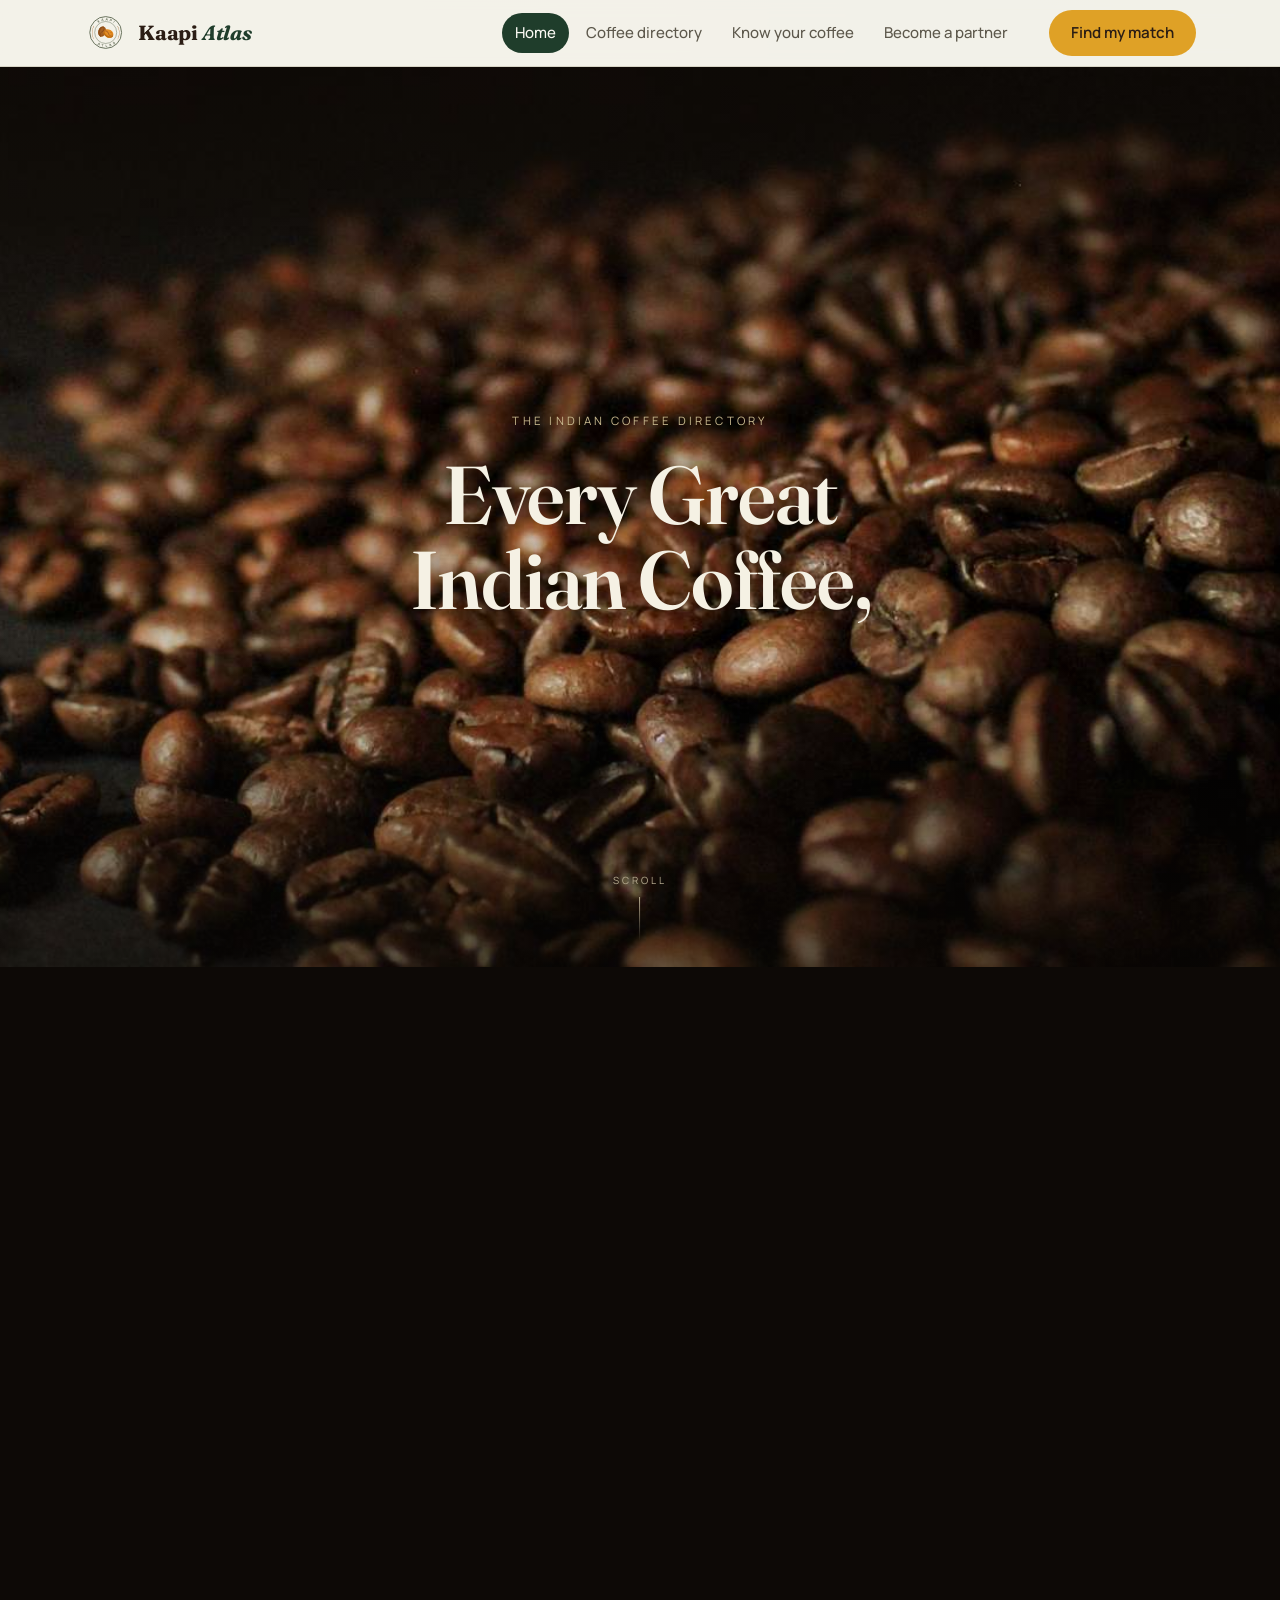
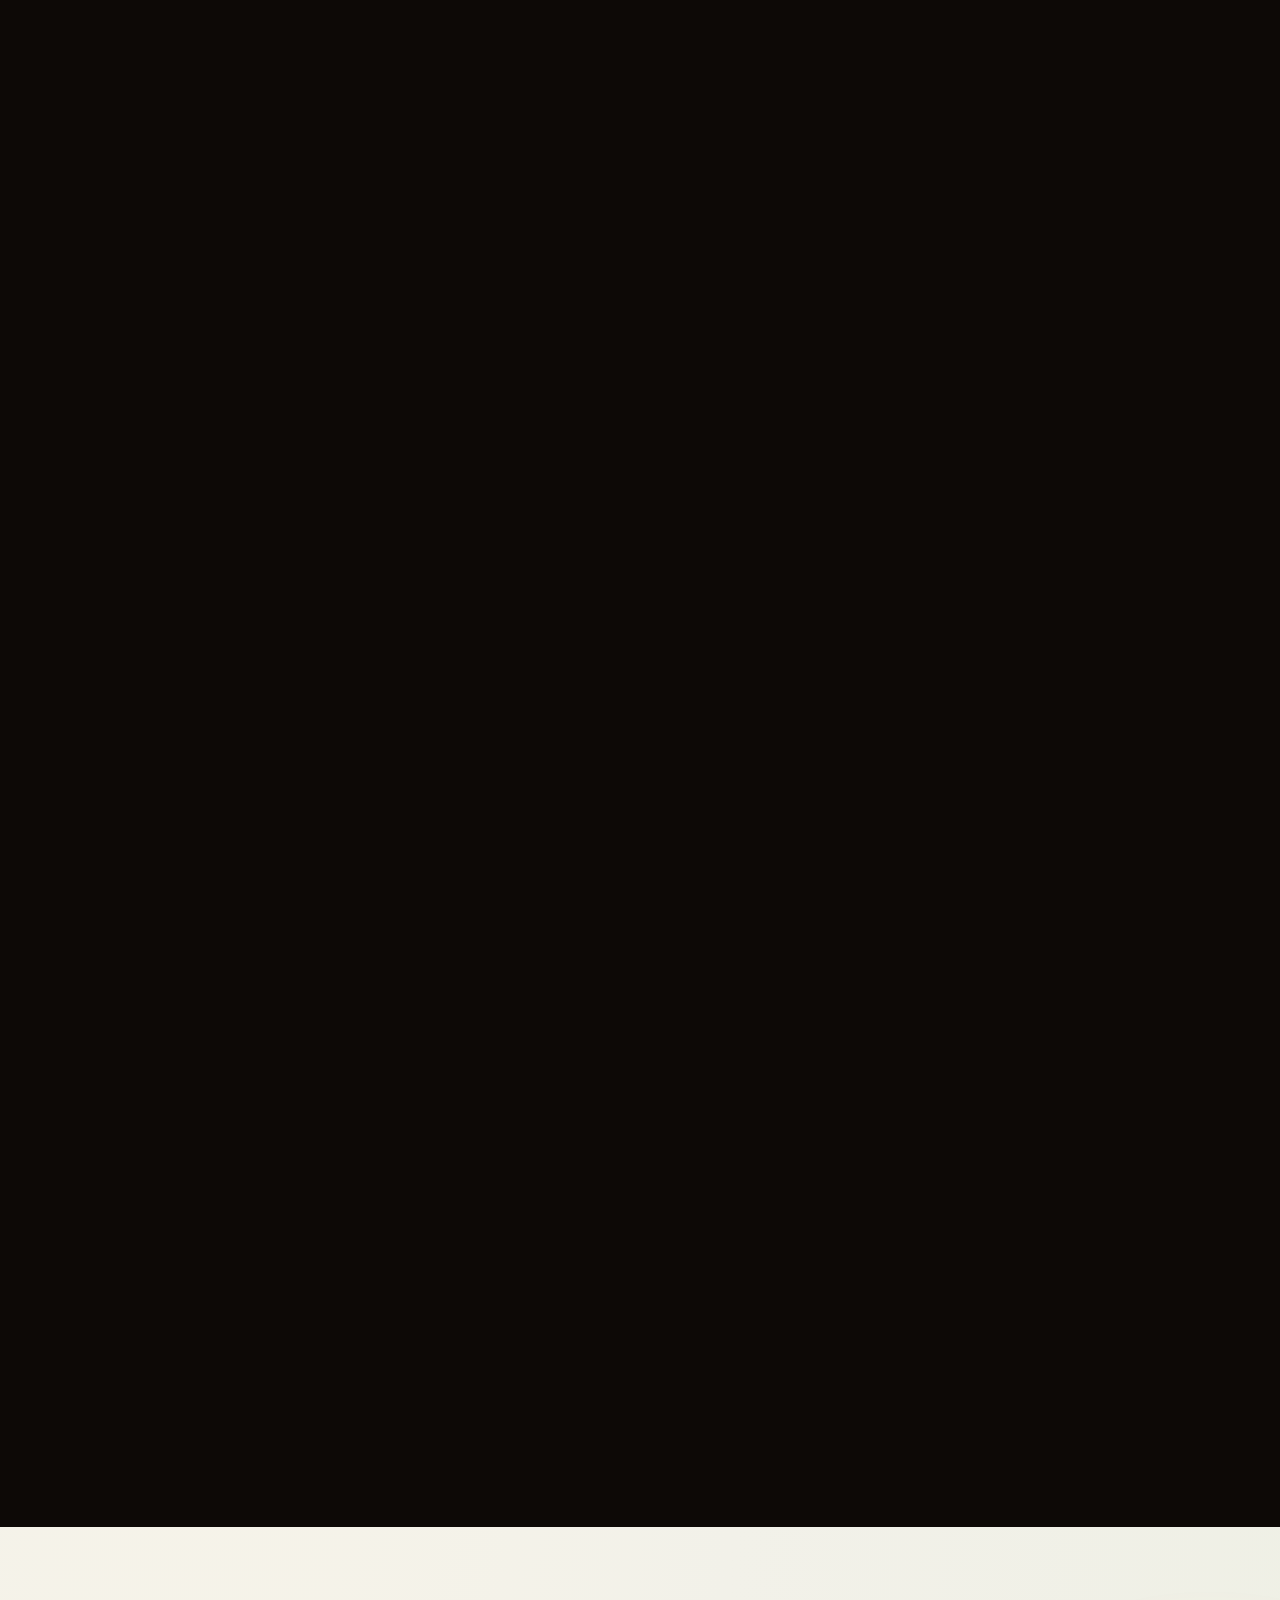
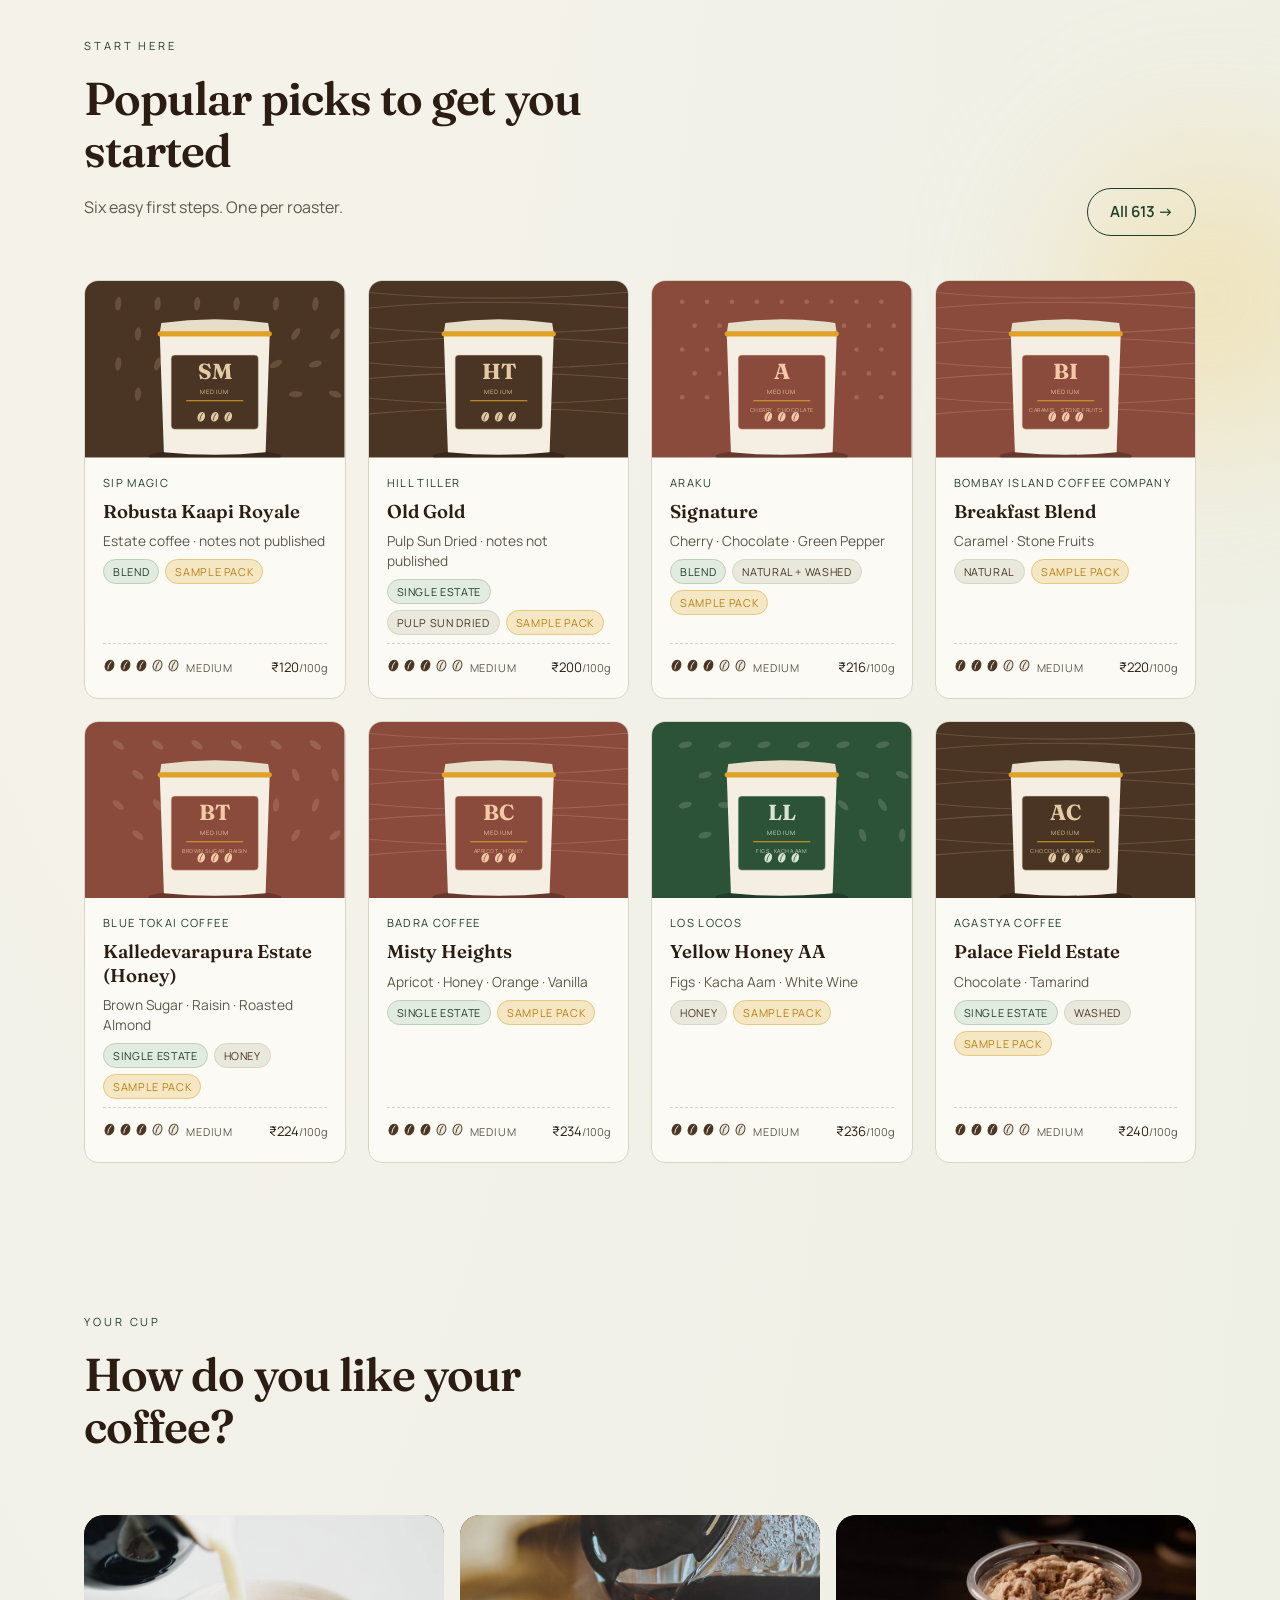
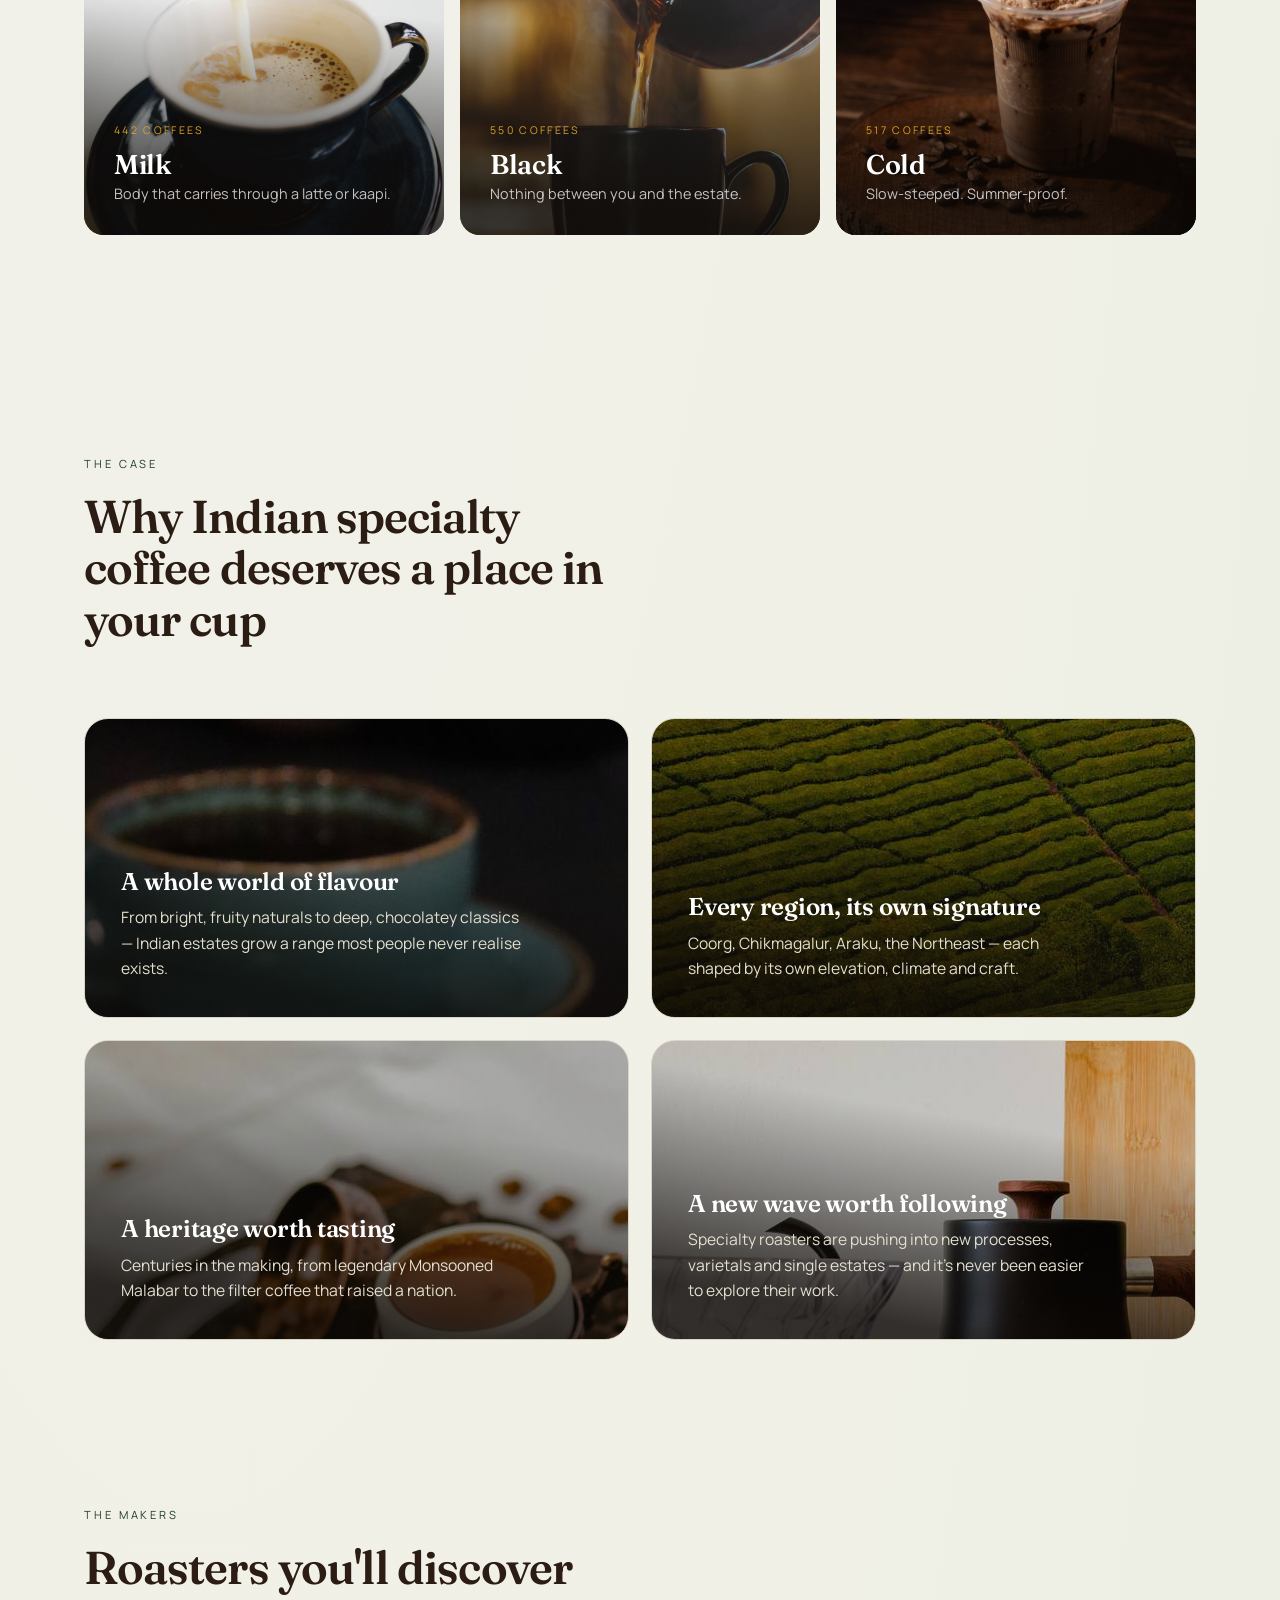
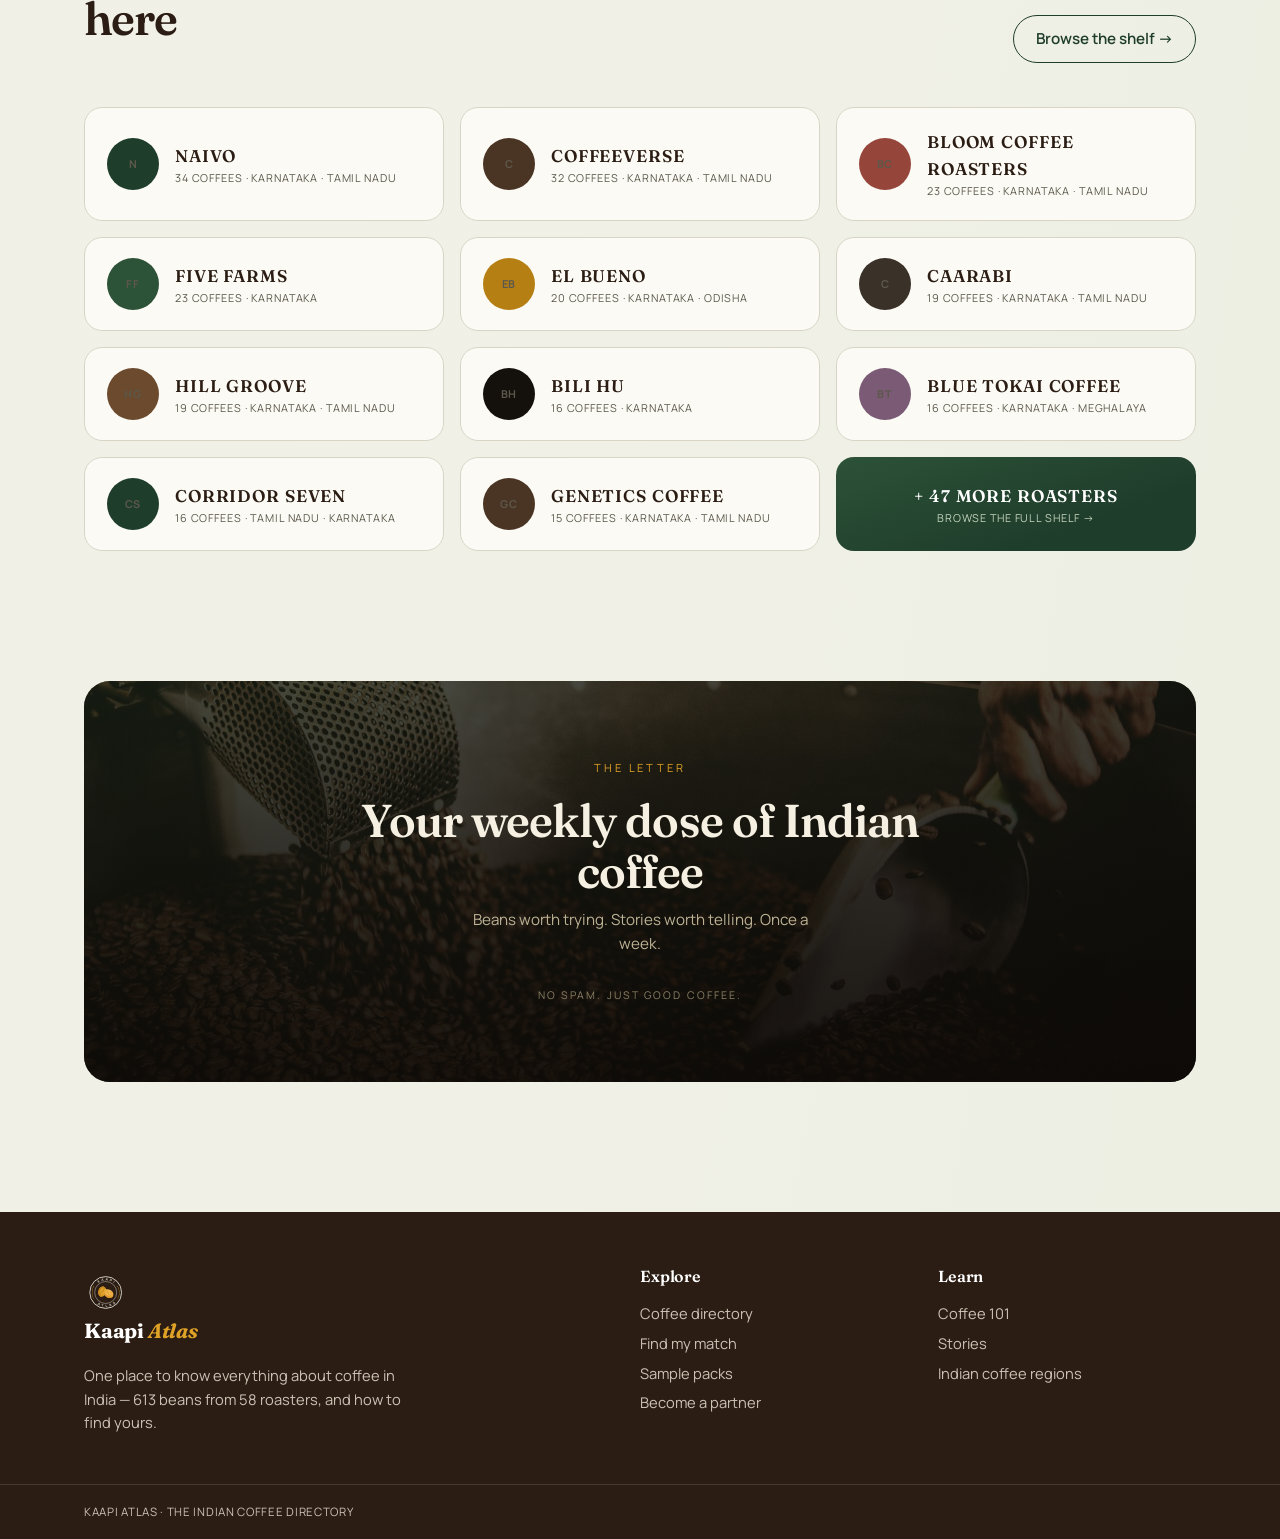
<file: index.html>
<!DOCTYPE html>
<html lang="en">
<head>
<script src="js/analytics.js"></script>
<meta charset="UTF-8">
<meta name="viewport" content="width=device-width, initial-scale=1.0">
<title>Kaapi Atlas — every great Indian coffee, made easy to find</title>
<meta name="description" content="Every great Indian coffee, made easy to find. Browse specialty beans, match a coffee to your taste, learn the craft.">
<link rel="preconnect" href="https://fonts.googleapis.com">
<link rel="preconnect" href="https://fonts.gstatic.com" crossorigin>
<link href="https://fonts.googleapis.com/css2?family=Fraunces:ital,opsz,wght@0,9..144,400;0,9..144,600;0,9..144,700;1,9..144,600&display=swap" rel="stylesheet">
<link rel="stylesheet" href="css/style.css">
<link rel="stylesheet" href="css/home.css">
<link rel="preload" as="image" href="assets/hero/f_00.jpg">
<link rel="icon" href='data:image/svg+xml,<svg xmlns="http://www.w3.org/2000/svg" viewBox="0 0 40 40"><circle cx="20" cy="20" r="19" fill="%231F3D2B"/><ellipse cx="20" cy="20" rx="8.5" ry="12" fill="%23DFA126" transform="rotate(24 20 20)"/></svg>'>
</head>
<body>
<header class="site-header over-hero" id="site-header"></header>

<main>
  <!-- ══ 1 · CINEMATIC HERO — scroll-scrubbed frame sequence ══ -->
  <section class="cine" id="cine" aria-label="Introduction">
    <div class="cine-stage">
      <canvas id="cine-canvas" aria-hidden="true"></canvas>
      <div class="cine-grade"></div>

      <div class="stage">
        <span class="kicker">The Indian Coffee Directory</span>
        <h1 class="h1">Every Great<br>Indian Coffee,</h1>
      </div>

      <div class="stage">
        <p class="h1"><em>made easy<br>to find.</em></p>
      </div>

      <div class="stage">
        <span class="kicker">Begin anywhere</span>
        <p class="h1" id="hero-count-line" style="font-size:clamp(1.9rem,3.8vw,3.2rem)"></p>
        <div class="cta-row">
          <a class="btn btn-gold" href="match.html">Find my coffee</a>
          <a class="btn btn-ghost" id="surprise" href="#" style="border-color:#CDC4AC;color:#F2EFE4">Surprise me</a>
        </div>
        <span class="stats-line" id="hero-stats-line"></span>
      </div>

      <div class="scroll-cue" aria-hidden="true">Scroll<i></i></div>
    </div>
  </section>

  <!-- ══ 2 · POPULAR PICKS ══ -->
  <section class="sec" aria-label="Popular picks">
    <div class="orb orb-gold" style="top:-80px; right:-140px;" data-speed="0.08"></div>
    <div class="wrap">
      <div class="sec-head-row reveal">
        <div>
          <span class="sec-kicker">Start here</span>
          <h2>Popular picks to get you started</h2>
          <p class="sub">Six easy first steps. One per roaster.</p>
        </div>
        <a class="btn btn-ghost" href="directory.html" id="picks-all-btn">All →</a>
      </div>
      <div class="card-grid scroll-mobile" id="picks-grid"></div>
    </div>
  </section>

  <!-- ══ 3 · HOW DO YOU LIKE YOUR COFFEE ══ -->
  <section class="sec" style="padding-top:40px" aria-label="Browse by cup">
    <div class="wrap">
      <div class="sec-head-row reveal">
        <div>
          <span class="sec-kicker">Your cup</span>
          <h2>How do you like your coffee?</h2>
        </div>
      </div>
      <div class="cups" id="cups"></div>
    </div>
  </section>

  <!-- ══ 4 · WHY INDIAN SPECIALTY COFFEE — horizontal card row ══ -->
  <section class="sec" id="case" aria-label="Why Indian specialty coffee">
    <div class="wrap">
      <div class="sec-head-row reveal">
        <div>
          <span class="sec-kicker">The case</span>
          <h2>Why Indian specialty coffee deserves a place in your cup</h2>
        </div>
      </div>
    </div>
    <div class="case-scroller" id="case-track" aria-label="Four reasons">
      <article class="case-card cc-photo" style="background-image:url('assets/img/card1.jpg')">
        <h3>A whole world of flavour</h3>
        <p>From bright, fruity naturals to deep, chocolatey classics — Indian estates grow a range most people never realise exists.</p>
      </article>
      <article class="case-card cc-photo" style="background-image:url('assets/img/card2.jpg')">
        <h3>Every region, its own signature</h3>
        <p>Coorg, Chikmagalur, Araku, the Northeast — each shaped by its own elevation, climate and craft.</p>
      </article>
      <article class="case-card cc-photo" style="background-image:url('assets/img/card3.jpg')">
        <h3>A heritage worth tasting</h3>
        <p>Centuries in the making, from legendary Monsooned Malabar to the filter coffee that raised a nation.</p>
      </article>
      <article class="case-card cc-photo" style="background-image:url('assets/img/card4.jpg')">
        <h3>A new wave worth following</h3>
        <p>Specialty roasters are pushing into new processes, varietals and single estates — and it's never been easier to explore their work.</p>
      </article>
    </div>
  </section>

  <!-- ══ 5 · ROASTERS ══ -->
  <section class="sec" style="padding-top:30px" aria-label="Roasters">
    <div class="wrap">
      <div class="sec-head-row reveal">
        <div>
          <span class="sec-kicker">The makers</span>
          <h2>Roasters you'll discover here</h2>
        </div>
        <a class="btn btn-ghost" href="directory.html">Browse the shelf →</a>
      </div>
      <div class="roasters" id="roasters"></div>
    </div>
  </section>

  <!-- ══ 6 · NEWSLETTER ══ -->
  <section class="sec" style="padding-top:20px" aria-label="Newsletter">
    <div class="wrap">
      <div class="news reveal">
        <span class="sec-kicker" style="color:var(--marigold)">The letter</span>
        <h2>Your weekly dose of Indian coffee</h2>
        <p>Beans worth trying. Stories worth telling. Once a week.</p>
        <div class="news-form">
          <script async src="https://subscribe-forms.beehiiv.com/v3/loader.js" data-beehiiv-form="5b01c0ed-1aae-4435-ad66-c75ee71ba8ee"></script>
        </div>
        <small>No spam. Just good coffee.</small>
      </div>
    </div>
  </section>
</main>

<footer class="site-footer" id="site-footer"></footer>

<script src="js/data.js"></script>
<script src="js/app.js"></script>
<script src="js/home.js"></script>
<script>
document.getElementById("hero-stats-line").textContent =
  `${COFFEES.length} coffees · ${new Set(COFFEES.map(c=>c.brand)).size} roasters · ${new Set(COFFEES.flatMap(c=>c.states)).size} states`;
</script>
</body>
</html>
</file>
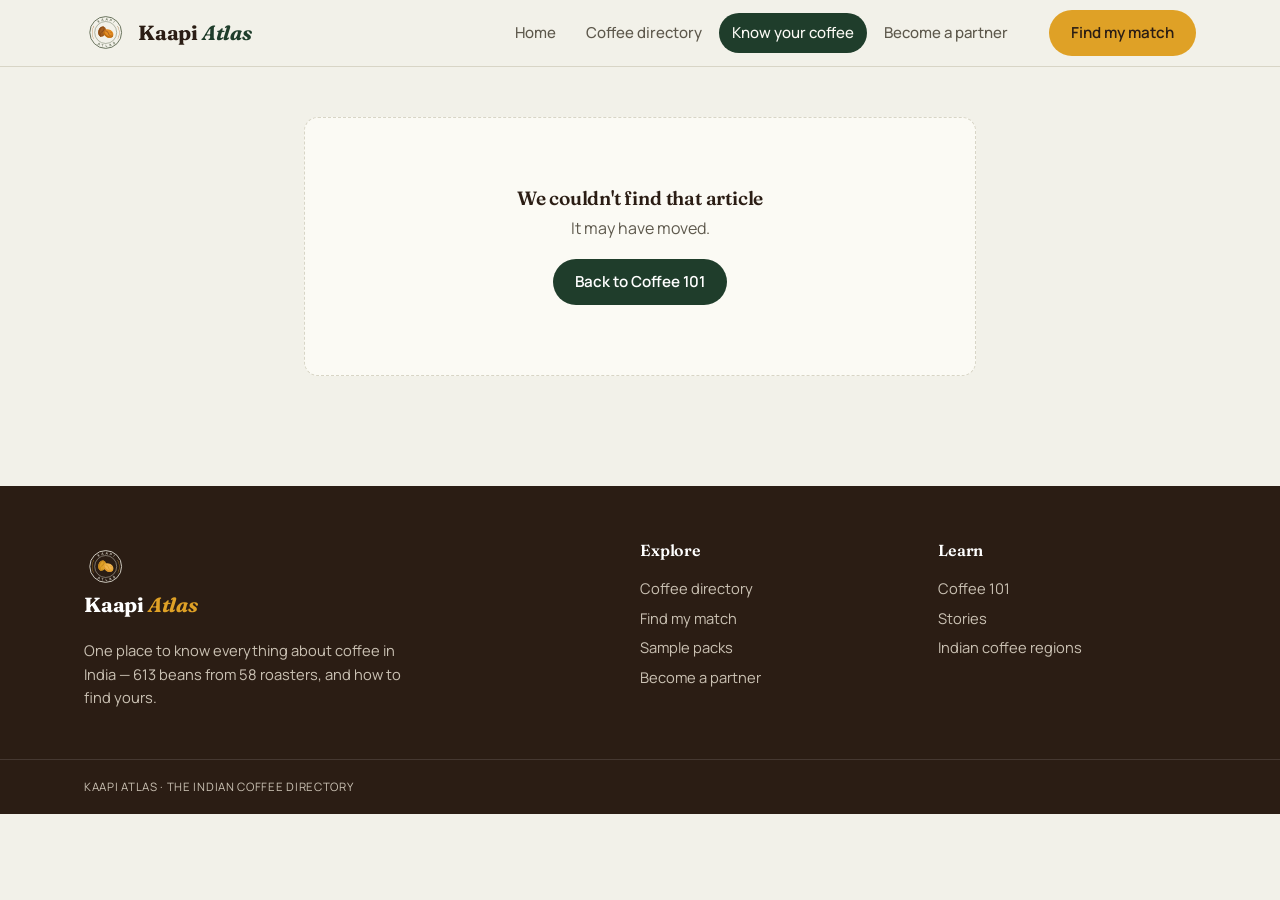
<file: article.html>
<!DOCTYPE html>
<html lang="en">
<head>
<script src="js/analytics.js"></script>
<meta charset="UTF-8">
<meta name="viewport" content="width=device-width, initial-scale=1.0">
<title>Article — Kaapi Atlas</title>
<link rel="preconnect" href="https://fonts.googleapis.com">
<link rel="preconnect" href="https://fonts.gstatic.com" crossorigin>
<link href="https://fonts.googleapis.com/css2?family=Fraunces:ital,opsz,wght@0,9..144,400;0,9..144,600;0,9..144,700;1,9..144,600&display=swap" rel="stylesheet">
<link rel="stylesheet" href="css/style.css">
<link rel="icon" href='data:image/svg+xml,<svg xmlns="http://www.w3.org/2000/svg" viewBox="0 0 40 40"><circle cx="20" cy="20" r="19" fill="%231F3D2B"/><ellipse cx="20" cy="20" rx="8.5" ry="12" fill="%23DFA126" transform="rotate(24 20 20)"/></svg>'>
</head>
<body>
<header class="site-header" id="site-header"></header>

<main>
  <article class="article-shell" id="article"></article>
</main>

<footer class="site-footer" id="site-footer"></footer>

<script src="js/data.js"></script>
<script src="js/content.js"></script>
<script src="js/app.js"></script>
<script>
const id = new URLSearchParams(location.search).get("id");
const a = ARTICLES.find(x => x.id === id);
const el = document.getElementById("article");
renderChrome(a && a.type === "story" ? "blogs" : "learn");

if (!a){
  el.innerHTML = `<div class="empty-state"><h3>We couldn't find that article</h3>
    <p>It may have moved.</p><a class="btn btn-primary" href="learn.html">Back to Coffee 101</a></div>`;
} else {
  document.title = `${a.title} — Kaapi Atlas`;
  const backHref = a.type === "story" ? "blogs.html" : "learn.html";
  const backLabel = a.type === "story" ? "Stories" : "Coffee 101";
  const siblings = ARTICLES.filter(x => x.type === a.type);
  const i = siblings.findIndex(x => x.id === a.id);
  const next = siblings[(i + 1) % siblings.length];

  el.innerHTML = `
    <nav class="crumbs" style="padding:0 0 22px" aria-label="Breadcrumb">
      <a href="index.html">Home</a> / <a href="${backHref}">${backLabel}</a> / <span>${esc(a.title)}</span>
    </nav>
    <span class="article-meta">${esc(a.tag)}<i class="dot"></i>${a.minutes} min read</span>
    <h1 style="margin-top:12px">${esc(a.title)}</h1>
    <p class="standfirst">${esc(a.standfirst)}</p>
    ${a.img ? `<figure class="article-hero"><img src="${a.img}" alt="${esc(a.imgAlt || "")}" loading="lazy"></figure>` : ""}
    <div class="article-body">
      ${a.body.map(([t, txt]) => t === "h2" ? `<h2>${esc(txt)}</h2>` : `<p>${esc(txt)}</p>`).join("")}
    </div>
    <div class="article-footer">
      <a class="btn btn-ghost" href="${backHref}">← All ${backLabel.toLowerCase()}</a>
      <a class="btn btn-primary" href="article.html?id=${next.id}">Next: ${esc(next.title)} →</a>
    </div>`;
}
</script>
</body>
</html>
</file>
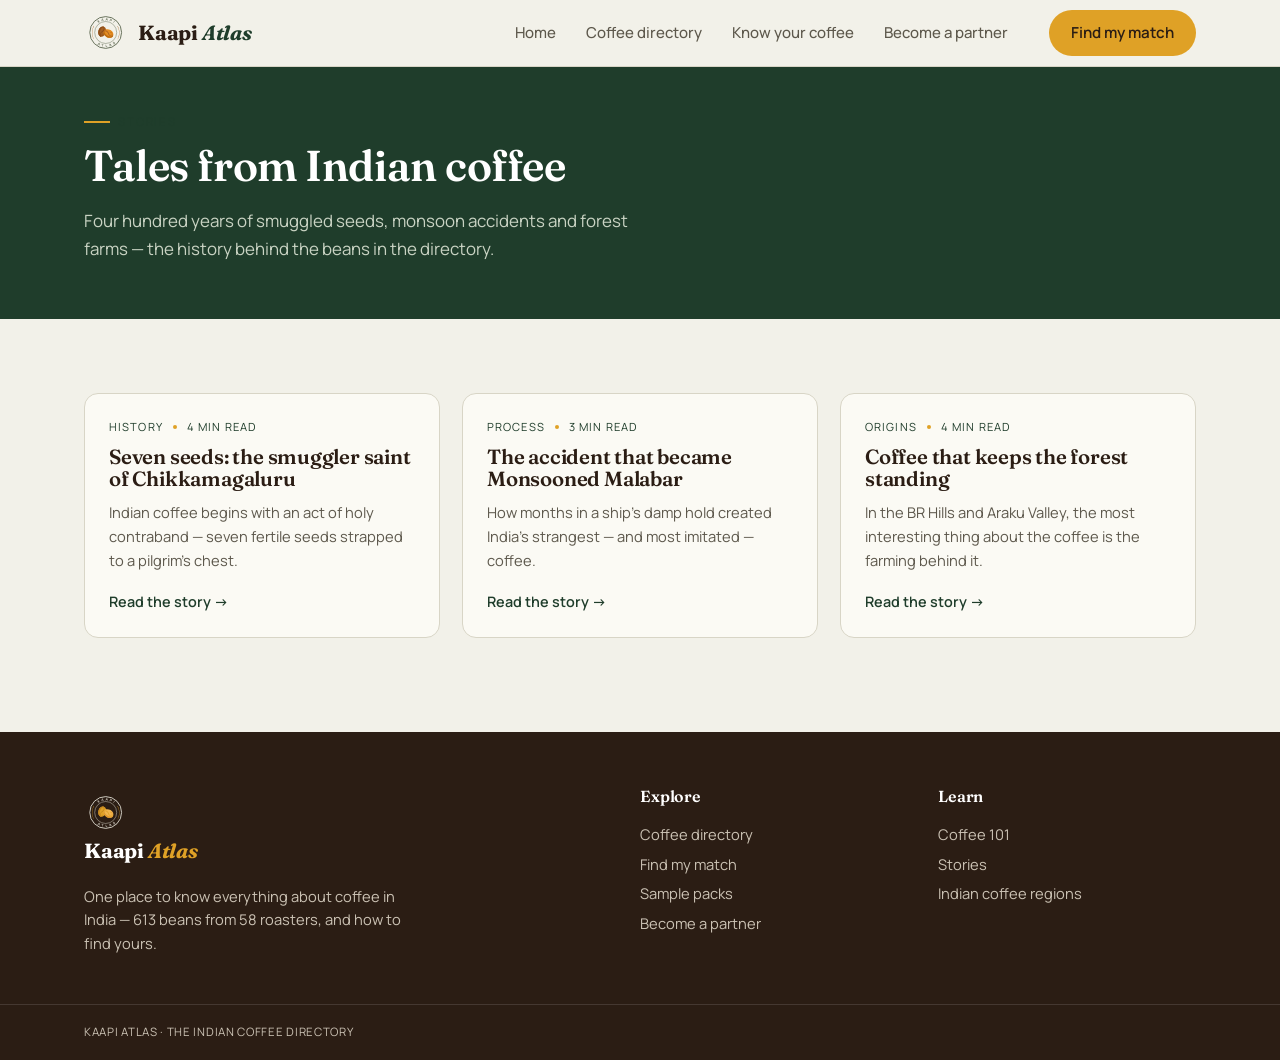
<file: blogs.html>
<!DOCTYPE html>
<html lang="en">
<head>
<script src="js/analytics.js"></script>
<meta charset="UTF-8">
<meta name="viewport" content="width=device-width, initial-scale=1.0">
<title>Stories — Kaapi Atlas</title>
<meta name="description" content="Stories from Indian coffee: the smuggler saint of Chikkamagaluru, the accident behind Monsooned Malabar, and coffee that keeps forests standing.">
<link rel="preconnect" href="https://fonts.googleapis.com">
<link rel="preconnect" href="https://fonts.gstatic.com" crossorigin>
<link href="https://fonts.googleapis.com/css2?family=Fraunces:ital,opsz,wght@0,9..144,400;0,9..144,600;0,9..144,700;1,9..144,600&display=swap" rel="stylesheet">
<link rel="stylesheet" href="css/style.css">
<link rel="icon" href='data:image/svg+xml,<svg xmlns="http://www.w3.org/2000/svg" viewBox="0 0 40 40"><circle cx="20" cy="20" r="19" fill="%231F3D2B"/><ellipse cx="20" cy="20" rx="8.5" ry="12" fill="%23DFA126" transform="rotate(24 20 20)"/></svg>'>
</head>
<body>
<header class="site-header" id="site-header"></header>

<main>
  <section class="dir-hero">
    <div class="wrap">
      <p class="eyebrow">Stories</p>
      <h1>Tales from Indian coffee</h1>
      <p class="lede" style="color:#C9D3C3">Four hundred years of smuggled seeds, monsoon accidents and forest farms — the history behind the beans in the directory.</p>
    </div>
  </section>

  <section class="section">
    <div class="wrap">
      <div class="article-grid" id="stories-grid"></div>
    </div>
  </section>
</main>

<footer class="site-footer" id="site-footer"></footer>

<script src="js/data.js"></script>
<script src="js/content.js"></script>
<script src="js/app.js"></script>
<script>
renderChrome("blogs");
document.getElementById("stories-grid").innerHTML = ARTICLES.filter(a => a.type === "story").map(a => `
  <a class="article-card" href="article.html?id=${a.id}">
    <span class="article-meta">${esc(a.tag)}<i class="dot"></i>${a.minutes} min read</span>
    <h3>${esc(a.title)}</h3>
    <p>${esc(a.standfirst)}</p>
    <span class="read-more">Read the story →</span>
  </a>`).join("");
</script>
</body>
</html>
</file>
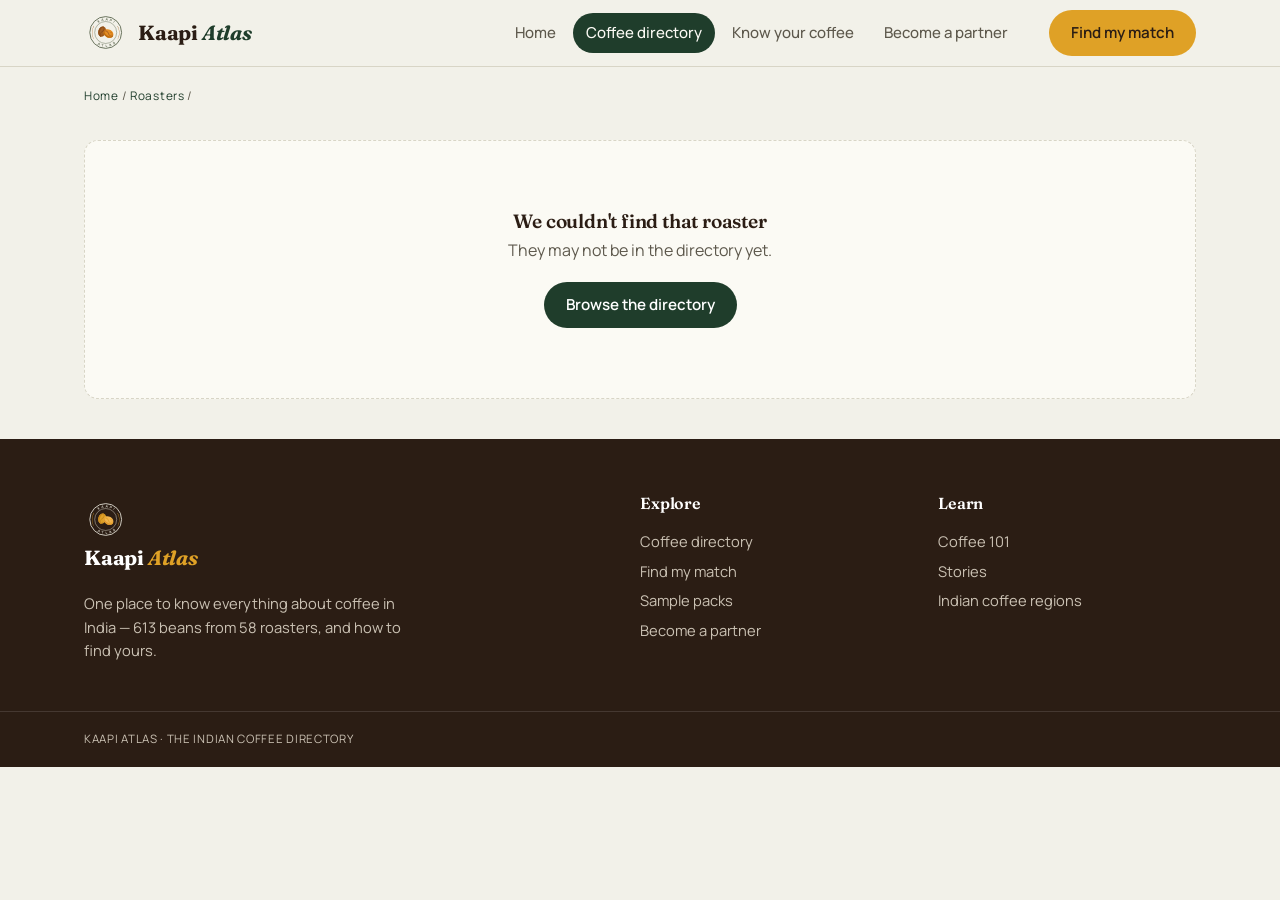
<file: brand.html>
<!DOCTYPE html>
<html lang="en">
<head>
<script src="js/analytics.js"></script>
<meta charset="UTF-8">
<meta name="viewport" content="width=device-width, initial-scale=1.0">
<title>Roaster — Kaapi Atlas</title>
<link rel="preconnect" href="https://fonts.googleapis.com">
<link rel="preconnect" href="https://fonts.gstatic.com" crossorigin>
<link href="https://fonts.googleapis.com/css2?family=Fraunces:ital,opsz,wght@0,9..144,400;0,9..144,600;0,9..144,700;1,9..144,600&display=swap" rel="stylesheet">
<link rel="stylesheet" href="css/style.css">
<link rel="icon" href='data:image/svg+xml,<svg xmlns="http://www.w3.org/2000/svg" viewBox="0 0 40 40"><circle cx="20" cy="20" r="19" fill="%231F3D2B"/><ellipse cx="20" cy="20" rx="8.5" ry="12" fill="%23DFA126" transform="rotate(24 20 20)"/></svg>'>
<style>
  .brand-head{ display:grid; grid-template-columns:0.85fr 1.15fr; gap:46px; padding:34px 0 20px; align-items:start; }
  .brand-logo{
    background:#fff; border:1px solid var(--line); border-radius:var(--r-lg);
    display:flex; align-items:center; justify-content:center;
    min-height:300px; padding:40px; position:sticky; top:90px;
  }
  .brand-logo img, .brand-logo svg{ max-width:100%; max-height:220px; }
  .brand-logo .mono-big{
    width:150px; height:150px; border-radius:50%; display:flex; align-items:center; justify-content:center;
    font-family:var(--font-display); font-weight:700; font-size:3rem; color:#F5F0E1;
  }
  .brand-head h1{ font-size:clamp(2rem,4vw,3rem); margin-bottom:10px; }
  .loc-chip{
    display:inline-flex; align-items:center; gap:8px;
    background:#E2EBDF; border:1px solid #BCD0B8; color:var(--canopy);
    border-radius:999px; padding:7px 16px; font-family:var(--font-mono);
    font-size:.74rem; letter-spacing:.1em; text-transform:uppercase; margin-bottom:20px;
  }
  .loc-chip svg{ width:14px; height:14px; }
  .brand-about p{ color:#3A362C; margin:0 0 1em; max-width:62ch; }
  .brand-stats{ display:flex; gap:30px; margin:24px 0 4px; flex-wrap:wrap; }
  .brand-stats div b{ display:block; font-family:var(--font-display); font-size:1.7rem; color:var(--roast); line-height:1.1; }
  .brand-stats div span{ font-family:var(--font-mono); font-size:.68rem; letter-spacing:.14em; text-transform:uppercase; color:var(--ink-soft); }
  .brand-products{ padding:26px 0 84px; }
  @media (max-width:860px){
    .brand-head{ grid-template-columns:1fr; }
    .brand-logo{ position:static; min-height:200px; }
  }
</style>
</head>
<body>
<header class="site-header" id="site-header"></header>

<main class="wrap">
  <nav class="crumbs" aria-label="Breadcrumb"><a href="index.html">Home</a> / <a href="directory.html">Roasters</a> / <span id="crumb-name"></span></nav>
  <section class="brand-head" id="brand-head"></section>
  <section class="brand-products">
    <p class="eyebrow">The shelf</p>
    <h2>Explore their products</h2>
    <div class="card-grid" id="brand-grid" style="margin-top:26px"></div>
  </section>
</main>

<footer class="site-footer" id="site-footer"></footer>

<script src="js/data.js"></script>
<script src="js/brands.js"></script>
<script src="js/app.js"></script>
<script>
renderChrome("directory");
const brandName = new URLSearchParams(location.search).get("brand") || "";
const coffees = COFFEES.filter(c => c.brand === brandName);
const head = document.getElementById("brand-head");

if (!coffees.length){
  head.innerHTML = `<div class="empty-state" style="grid-column:1/-1">
    <h3>We couldn't find that roaster</h3>
    <p>They may not be in the directory yet.</p>
    <a class="btn btn-primary" href="directory.html">Browse the directory</a></div>`;
  document.querySelector(".brand-products").hidden = true;
} else {
  const info = BRAND_INFO[brandName] || {};
  const display = info.displayName || brandName;
  document.title = `${display} — Kaapi Atlas`;
  document.getElementById("crumb-name").textContent = display;

  const states = [...new Set(coffees.flatMap(c => c.states))];
  const estates = new Set(coffees.map(c => c.estate).filter(Boolean)).size;
  const minPrice = Math.min(...coffees.map(c => c.price || Infinity));
  const monoGrads = ["#1F3D2B","#4A3423","#96453B","#2C5238","#B67F14","#3A3128","#6B4A2E","#14100C","#7A5A74"];
  const grad = monoGrads[hashCode(brandName) % monoGrads.length];

  const logoHTML = info.img
    ? `<img src="${info.img}" alt="${esc(info.imgAlt || display + " logo")}">`
    : `<span class="mono-big" style="background:${grad}">${esc(initials(brandName))}</span>`;

  const aboutHTML = (info.about && info.about.length)
    ? info.about.map(p => `<p>${esc(p)}</p>`).join("")
    : `<p>${esc(display)} roasts ${coffees.length} coffee${coffees.length>1?"s":""} in the directory${estates ? ` across ${estates} estate${estates>1?"s":""}` : ""}, from ${esc(states.join(" and "))}. Roast styles run ${esc([...new Set(coffees.map(c=>c.roast))].slice(0,4).join(", ").toLowerCase())}.</p>
       <p>Every listing carries its full ledger — estate, elevation, varietal, process — so you can taste your way through their shelf with your eyes open.</p>`;

  head.innerHTML = `
    <div class="brand-logo">${logoHTML}</div>
    <div>
      <h1>${esc(display)}</h1>
      <span class="loc-chip">
        <svg viewBox="0 0 24 24" fill="none" stroke="currentColor" stroke-width="2" aria-hidden="true"><path d="M12 21s-7-5.5-7-11a7 7 0 0 1 14 0c0 5.5-7 11-7 11z"/><circle cx="12" cy="10" r="2.6"/></svg>
        ${esc(states.join(" · ") || "India")}
      </span>
      <div class="brand-about">${aboutHTML}</div>
      <div class="brand-stats">
        <div><b>${coffees.length}</b><span>coffees</span></div>
        ${estates ? `<div><b>${estates}</b><span>estates</span></div>` : ""}
        ${isFinite(minPrice) ? `<div><b>₹${minPrice}</b><span>from /100g</span></div>` : ""}
        ${coffees.some(c=>c.sample) ? `<div><b>Yes</b><span>sample packs</span></div>` : ""}
      </div>
    </div>`;

  document.getElementById("brand-grid").innerHTML = coffees.map(c => coffeeCard(c)).join("");
}
</script>
</body>
</html>
</file>
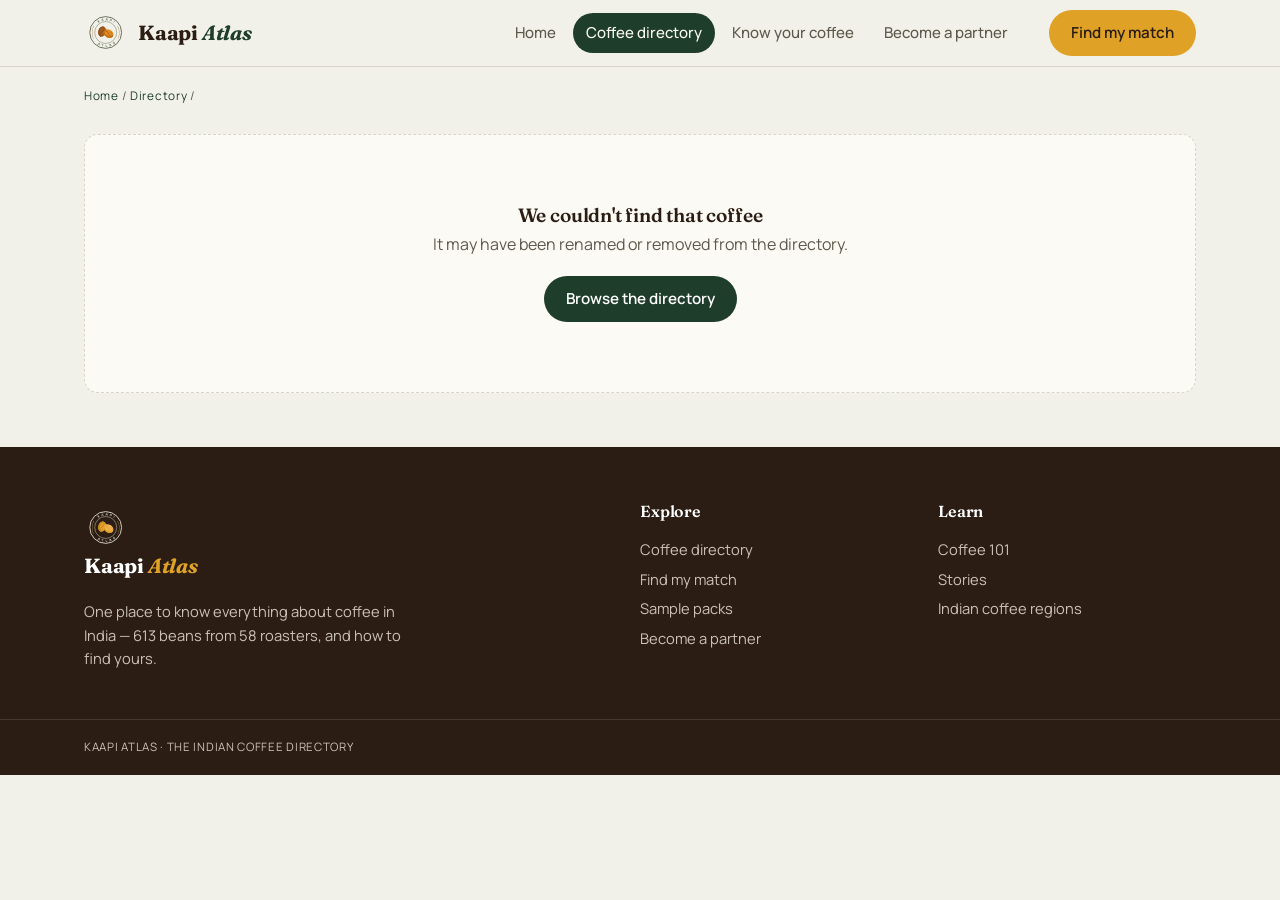
<file: coffee.html>
<!DOCTYPE html>
<html lang="en">
<head>
<script src="js/analytics.js"></script>
<meta charset="UTF-8">
<meta name="viewport" content="width=device-width, initial-scale=1.0">
<title>Coffee — Kaapi Atlas</title>
<link rel="preconnect" href="https://fonts.googleapis.com">
<link rel="preconnect" href="https://fonts.gstatic.com" crossorigin>
<link href="https://fonts.googleapis.com/css2?family=Fraunces:ital,opsz,wght@0,9..144,400;0,9..144,600;0,9..144,700;1,9..144,600&display=swap" rel="stylesheet">
<link rel="stylesheet" href="css/style.css">
<link rel="icon" href='data:image/svg+xml,<svg xmlns="http://www.w3.org/2000/svg" viewBox="0 0 40 40"><circle cx="20" cy="20" r="19" fill="%231F3D2B"/><ellipse cx="20" cy="20" rx="8.5" ry="12" fill="%23DFA126" transform="rotate(24 20 20)"/></svg>'>
</head>
<body>
<header class="site-header" id="site-header"></header>

<main class="wrap">
  <nav class="crumbs" aria-label="Breadcrumb"><a href="index.html">Home</a> / <a href="directory.html">Directory</a> / <span id="crumb-name"></span></nav>
  <article class="detail" id="detail"></article>
  <section class="similar" id="similar-wrap" hidden>
    <p class="eyebrow">Taste neighbours</p>
    <h2>If you like this, try…</h2>
    <div class="card-grid" id="similar" style="margin-top:26px"></div>
  </section>
</main>

<footer class="site-footer" id="site-footer"></footer>

<script src="js/data.js"></script>
<script src="js/content.js"></script>
<script src="js/app.js"></script>
<script src="js/detail.js"></script>
</body>
</html>
</file>
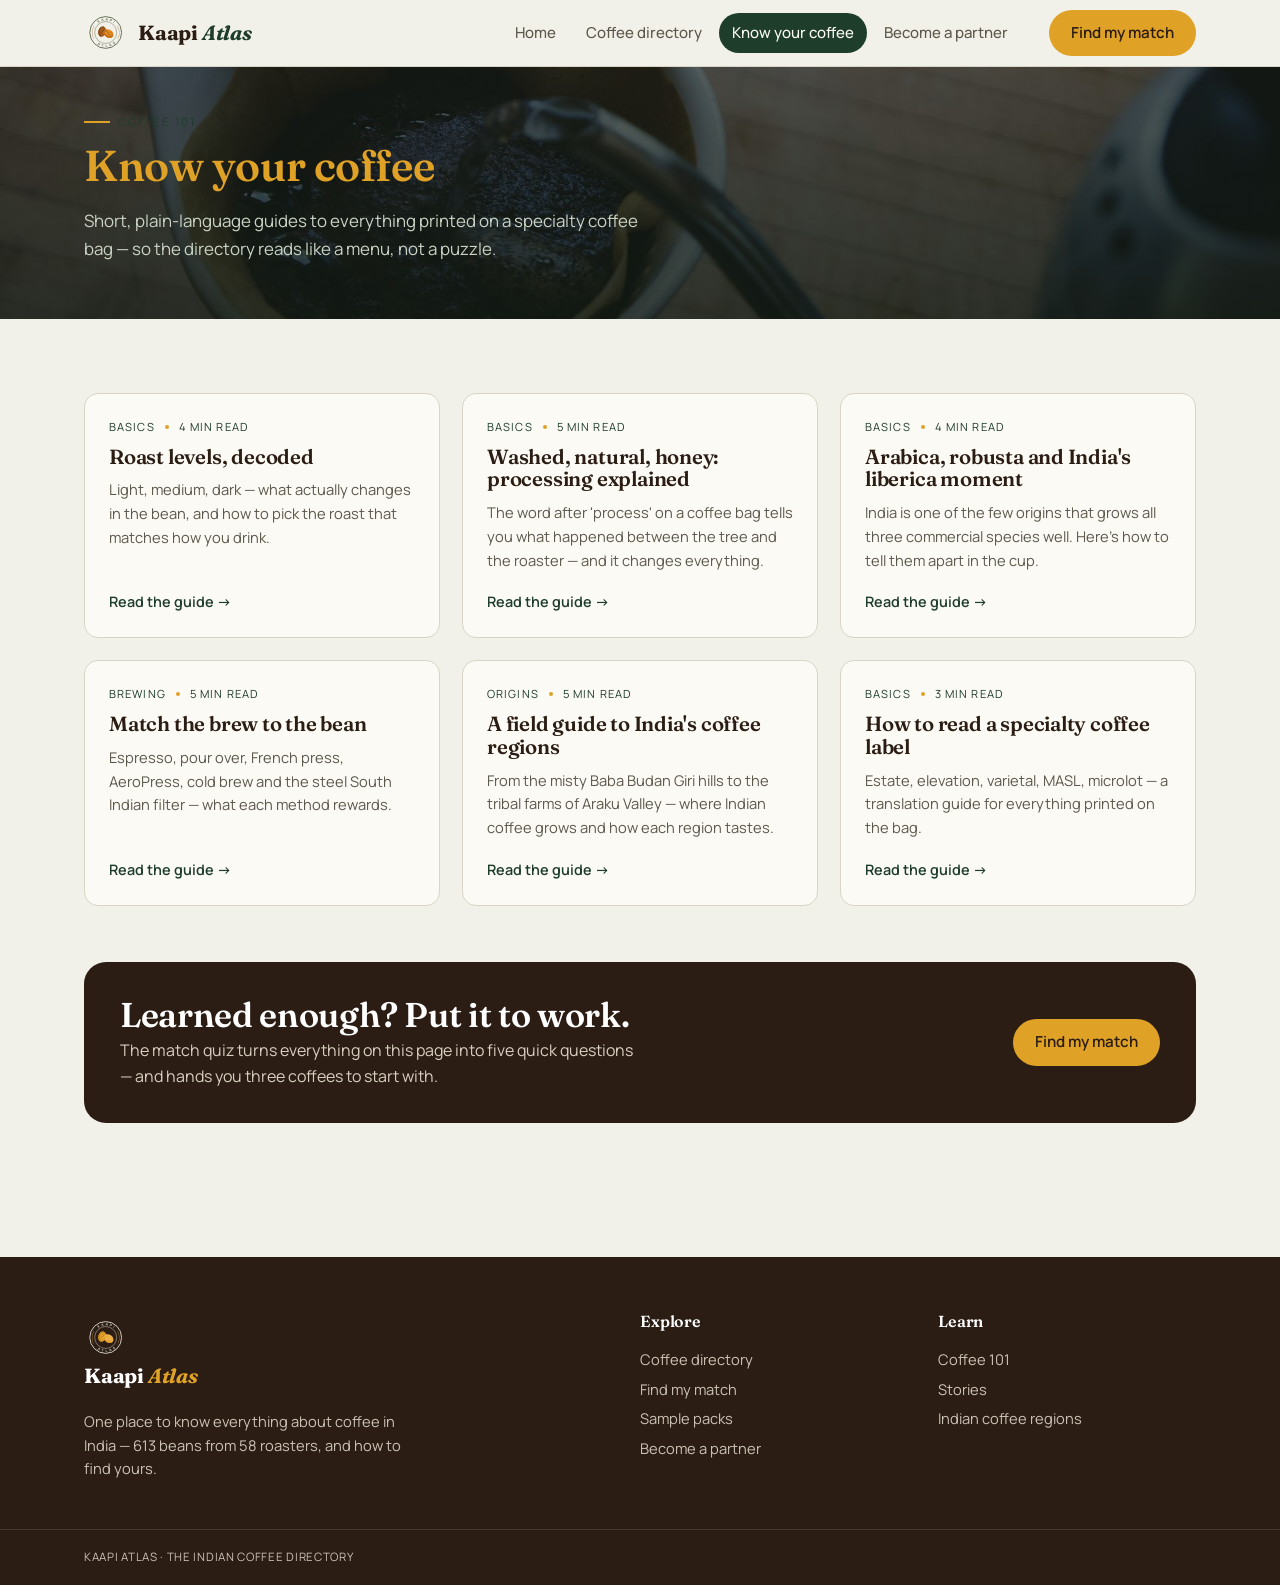
<file: learn.html>
<!DOCTYPE html>
<html lang="en">
<head>
<script src="js/analytics.js"></script>
<meta charset="UTF-8">
<meta name="viewport" content="width=device-width, initial-scale=1.0">
<title>Know your coffee — Kaapi Atlas</title>
<meta name="description" content="Coffee 101: honest guides to roast levels, processing, varietals, brewing and India's coffee regions.">
<link rel="preconnect" href="https://fonts.googleapis.com">
<link rel="preconnect" href="https://fonts.gstatic.com" crossorigin>
<link href="https://fonts.googleapis.com/css2?family=Fraunces:ital,opsz,wght@0,9..144,400;0,9..144,600;0,9..144,700;1,9..144,600&display=swap" rel="stylesheet">
<link rel="stylesheet" href="css/style.css">
<link rel="icon" href='data:image/svg+xml,<svg xmlns="http://www.w3.org/2000/svg" viewBox="0 0 40 40"><circle cx="20" cy="20" r="19" fill="%231F3D2B"/><ellipse cx="20" cy="20" rx="8.5" ry="12" fill="%23DFA126" transform="rotate(24 20 20)"/></svg>'>
</head>
<body>
<header class="site-header" id="site-header"></header>

<main>
  <section class="dir-hero dir-hero-photo" style="background-image:url('assets/img/knowcoffee.jpg')">
    <div class="wrap">
      <p class="eyebrow">Coffee 101</p>
      <h1>Know your coffee</h1>
      <p class="lede" style="color:#C9D3C3">Short, plain-language guides to everything printed on a specialty coffee bag — so the directory reads like a menu, not a puzzle.</p>
    </div>
  </section>

  <section class="section">
    <div class="wrap">
      <div class="article-grid" id="guides-grid"></div>

      <div class="learn-band" style="margin-top:56px">
        <div>
          <h2>Learned enough? Put it to work.</h2>
          <p>The match quiz turns everything on this page into five quick questions — and hands you three coffees to start with.</p>
        </div>
        <a class="btn btn-gold" href="match.html">Find my match</a>
      </div>
    </div>
  </section>
</main>

<footer class="site-footer" id="site-footer"></footer>

<script src="js/data.js"></script>
<script src="js/content.js"></script>
<script src="js/app.js"></script>
<script>
renderChrome("learn");
document.getElementById("guides-grid").innerHTML = ARTICLES.filter(a => a.type === "guide").map(a => `
  <a class="article-card" href="article.html?id=${a.id}">
    <span class="article-meta">${esc(a.tag)}<i class="dot"></i>${a.minutes} min read</span>
    <h3>${esc(a.title)}</h3>
    <p>${esc(a.standfirst)}</p>
    <span class="read-more">Read the guide →</span>
  </a>`).join("");
</script>
</body>
</html>
</file>
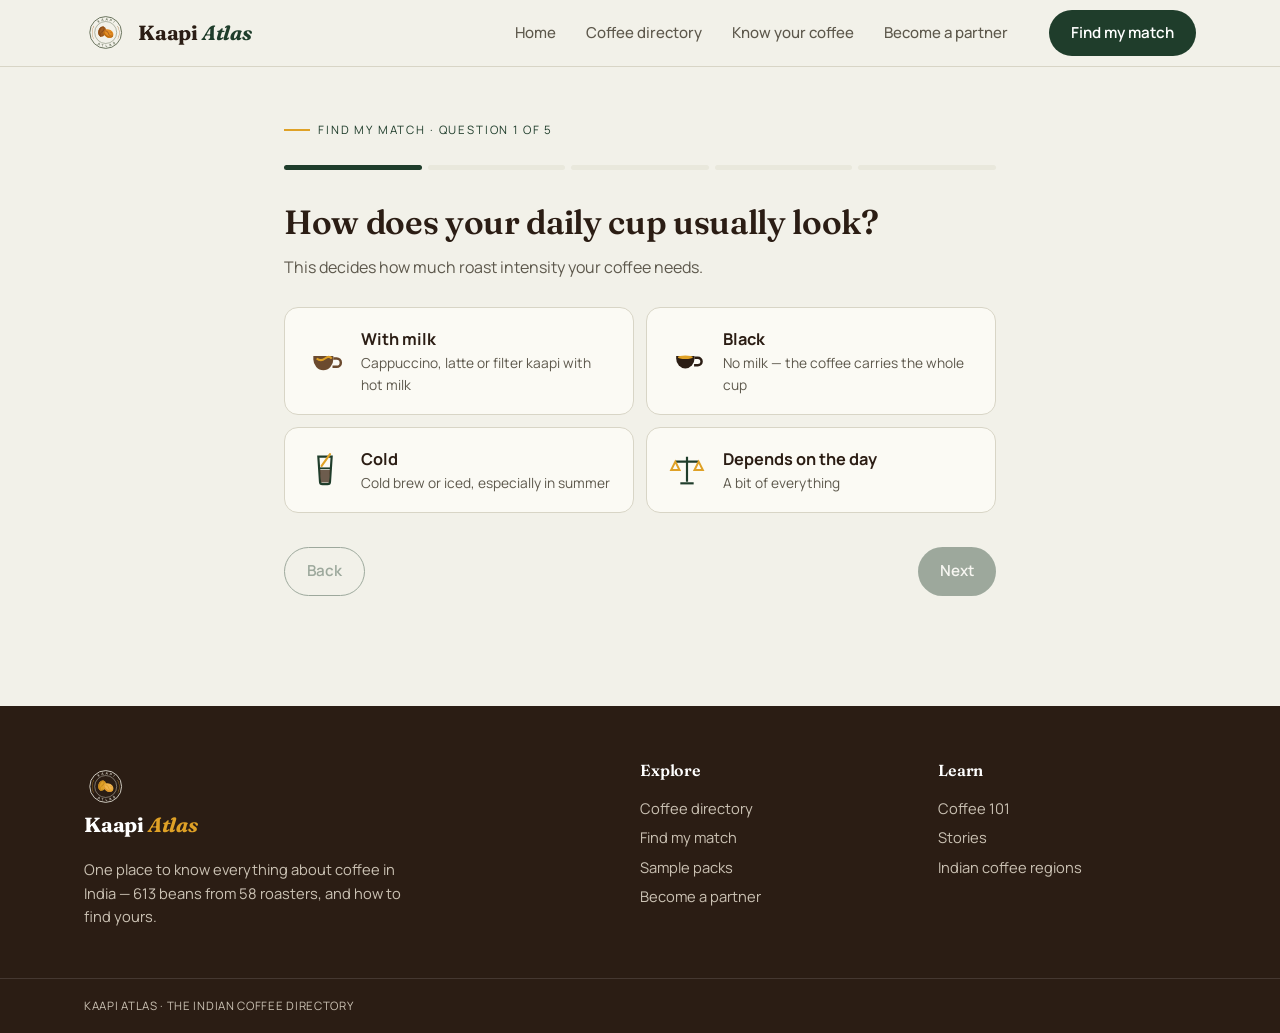
<file: match.html>
<!DOCTYPE html>
<html lang="en">
<head>
<script src="js/analytics.js"></script>
<meta charset="UTF-8">
<meta name="viewport" content="width=device-width, initial-scale=1.0">
<title>Find my match — Kaapi Atlas</title>
<meta name="description" content="Answer five quick questions about how you drink coffee and get matched to Indian specialty beans built for your taste.">
<link rel="preconnect" href="https://fonts.googleapis.com">
<link rel="preconnect" href="https://fonts.gstatic.com" crossorigin>
<link href="https://fonts.googleapis.com/css2?family=Fraunces:ital,opsz,wght@0,9..144,400;0,9..144,600;0,9..144,700;1,9..144,600&display=swap" rel="stylesheet">
<link rel="stylesheet" href="css/style.css">
<link rel="icon" href='data:image/svg+xml,<svg xmlns="http://www.w3.org/2000/svg" viewBox="0 0 40 40"><circle cx="20" cy="20" r="19" fill="%231F3D2B"/><ellipse cx="20" cy="20" rx="8.5" ry="12" fill="%23DFA126" transform="rotate(24 20 20)"/></svg>'>
</head>
<body>
<header class="site-header" id="site-header"></header>

<main>
  <div class="quiz-shell" id="quiz-shell"></div>
  <div class="wrap" id="results-shell" hidden>
    <div class="match-hero">
      <p class="eyebrow">Your match report</p>
      <h1 id="match-title">Coffees built for your cup</h1>
      <p class="lede" id="match-summary" style="margin:10px auto 0"></p>
      <div style="margin-top:22px;display:flex;gap:12px;justify-content:center;flex-wrap:wrap">
        <button class="btn btn-ghost" onclick="restart()">Retake the quiz</button>
        <a class="btn btn-primary" href="directory.html">Browse everything</a>
      </div>
    </div>
    <div class="card-grid" id="match-grid" style="padding:40px 0 30px"></div>
    <section style="padding:0 0 80px" id="runners-wrap" hidden>
      <p class="eyebrow">Also worth a look</p>
      <div class="card-grid" id="runners-grid" style="margin-top:20px"></div>
    </section>
  </div>
</main>

<footer class="site-footer" id="site-footer"></footer>

<script src="js/data.js"></script>
<script src="js/content.js"></script>
<script src="js/app.js"></script>
<script src="js/match.js"></script>
</body>
</html>
</file>
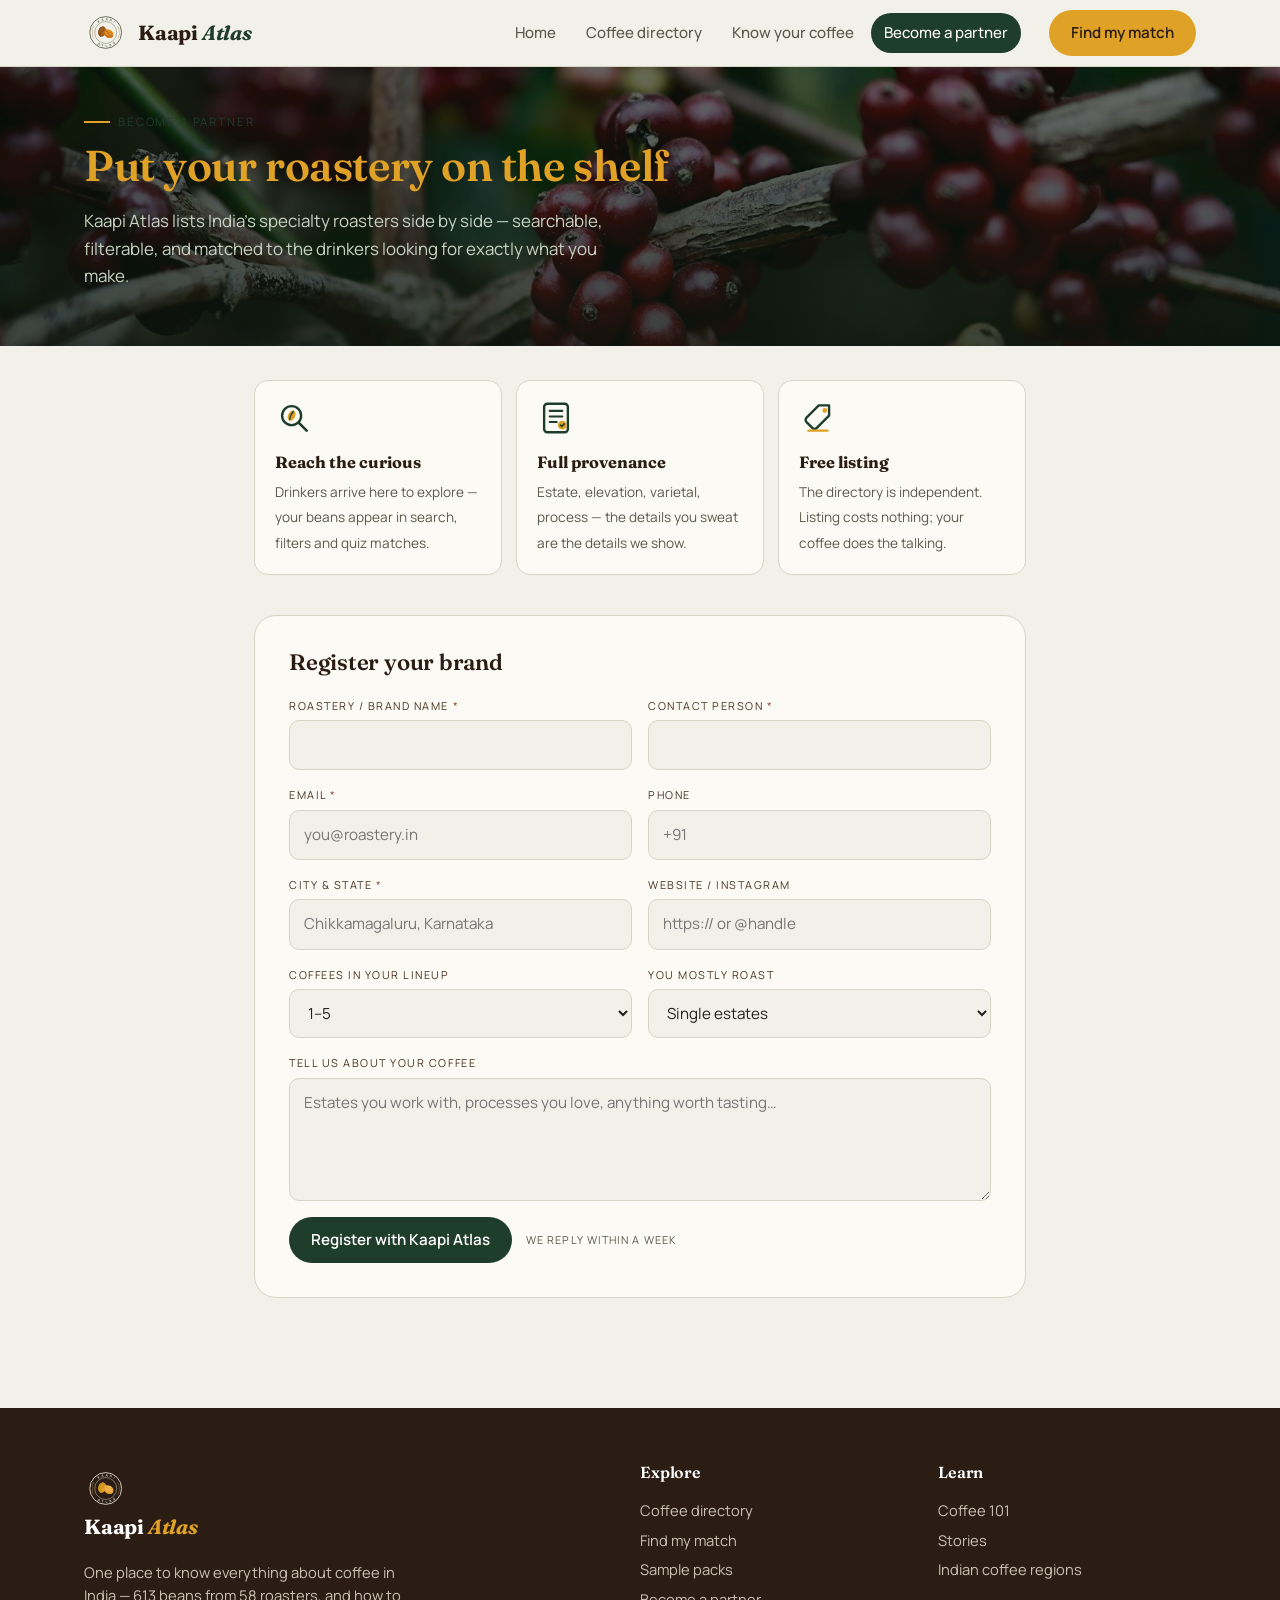
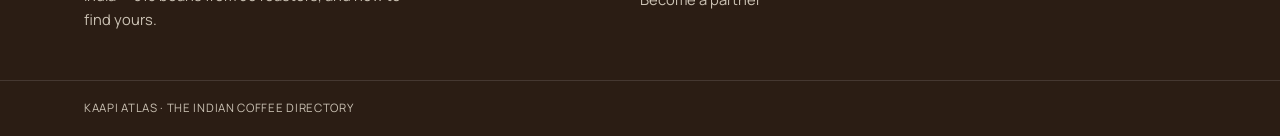
<file: partner.html>
<!DOCTYPE html>
<html lang="en">
<head>
<script src="js/analytics.js"></script>
<meta charset="UTF-8">
<meta name="viewport" content="width=device-width, initial-scale=1.0">
<title>Become a partner — Kaapi Atlas</title>
<meta name="description" content="Roast specialty coffee in India? Register your brand to be listed in the Kaapi Atlas directory.">
<link rel="preconnect" href="https://fonts.googleapis.com">
<link rel="preconnect" href="https://fonts.gstatic.com" crossorigin>
<link href="https://fonts.googleapis.com/css2?family=Fraunces:ital,opsz,wght@0,9..144,400;0,9..144,600;0,9..144,700;1,9..144,600&display=swap" rel="stylesheet">
<link rel="stylesheet" href="css/style.css">
<link rel="icon" href='data:image/svg+xml,<svg xmlns="http://www.w3.org/2000/svg" viewBox="0 0 40 40"><circle cx="20" cy="20" r="19" fill="%231F3D2B"/><ellipse cx="20" cy="20" rx="8.5" ry="12" fill="%23DFA126" transform="rotate(24 20 20)"/></svg>'>
<style>
  .partner-shell{ max-width:820px; margin:0 auto; padding:0 24px 90px; }
  .partner-perks{ display:grid; grid-template-columns:repeat(3,1fr); gap:14px; margin:34px 0 40px; }
  .perk{ background:var(--card); border:1px solid var(--line); border-radius:var(--r-md); padding:18px 20px; }
  .perk-ico{ width:38px; height:38px; margin-bottom:12px; }
  .perk b{ display:block; font-family:var(--font-display); font-size:1.02rem; color:var(--roast); margin-bottom:4px; }
  .perk span{ font-size:.85rem; color:var(--ink-soft); }
  .pform{ background:var(--card); border:1px solid var(--line); border-radius:var(--r-lg); padding:34px; }
  .pform h2{ font-size:1.4rem; margin-bottom:22px; }
  .frow{ display:grid; grid-template-columns:1fr 1fr; gap:16px; }
  .field{ display:flex; flex-direction:column; gap:6px; margin-bottom:16px; }
  .field label{ font-family:var(--font-mono); font-size:.68rem; letter-spacing:.14em; text-transform:uppercase; color:var(--roast-2); }
  .field label em{ color:var(--berry); font-style:normal; }
  .field input, .field select, .field textarea{
    font:inherit; font-size:.95rem; color:var(--ink);
    background:var(--mist); border:1.5px solid var(--line); border-radius:10px; padding:12px 14px;
  }
  .field input:focus, .field select:focus, .field textarea:focus{ outline:none; border-color:var(--canopy); }
  .field .err{ display:none; color:var(--berry); font-size:.78rem; }
  .field.invalid input, .field.invalid textarea{ border-color:var(--berry); }
  .field.invalid .err{ display:block; }
  .partner-ok{ text-align:center; padding:60px 20px; }
  .partner-ok h2{ margin-top:18px; }
  @media (max-width:720px){ .partner-perks{ grid-template-columns:1fr; } .frow{ grid-template-columns:1fr; } .pform{ padding:24px; } }
</style>
</head>
<body>
<header class="site-header" id="site-header"></header>

<main>
  <section class="dir-hero dir-hero-photo" style="background-image:url('assets/img/becomepartner.jpg')">
    <div class="wrap">
      <p class="eyebrow">Become a partner</p>
      <h1>Put your roastery on the shelf</h1>
      <p class="lede" style="color:#C9D3C3">Kaapi Atlas lists India's specialty roasters side by side — searchable, filterable, and matched to the drinkers looking for exactly what you make.</p>
    </div>
  </section>

  <div class="partner-shell">
    <div class="partner-perks">
      <div class="perk">
        <svg class="perk-ico" viewBox="0 0 48 48" fill="none" aria-hidden="true">
          <circle cx="21" cy="21" r="12" stroke="#1F3D2B" stroke-width="3"/>
          <path d="M30.5 30.5 L40 40" stroke="#1F3D2B" stroke-width="3.4" stroke-linecap="round"/>
          <ellipse cx="21" cy="21" rx="4.6" ry="6.6" fill="#DFA126" transform="rotate(24 21 21)"/>
          <path d="M21 14.6 q-2.2 6.4 0 12.8" stroke="#1F3D2B" stroke-width="1.6" fill="none" transform="rotate(24 21 21)"/>
        </svg>
        <b>Reach the curious</b><span>Drinkers arrive here to explore — your beans appear in search, filters and quiz matches.</span></div>
      <div class="perk">
        <svg class="perk-ico" viewBox="0 0 48 48" fill="none" aria-hidden="true">
          <rect x="9" y="6" width="30" height="36" rx="4" stroke="#1F3D2B" stroke-width="3"/>
          <path d="M16 15h16M16 22h16M16 29h9" stroke="#1F3D2B" stroke-width="2.6" stroke-linecap="round"/>
          <circle cx="32" cy="33" r="5.6" fill="#DFA126"/>
          <path d="M29.6 33l1.8 1.8 3-3.4" stroke="#1F3D2B" stroke-width="2" stroke-linecap="round" stroke-linejoin="round" fill="none"/>
        </svg>
        <b>Full provenance</b><span>Estate, elevation, varietal, process — the details you sweat are the details we show.</span></div>
      <div class="perk">
        <svg class="perk-ico" viewBox="0 0 48 48" fill="none" aria-hidden="true">
          <path d="M25 8h13v13L22.5 36.5a4 4 0 0 1-5.7 0l-7.3-7.3a4 4 0 0 1 0-5.7z" stroke="#1F3D2B" stroke-width="3" stroke-linejoin="round"/>
          <circle cx="32.5" cy="14.5" r="3" fill="#DFA126"/>
          <path d="M12 40h24" stroke="#DFA126" stroke-width="3" stroke-linecap="round"/>
        </svg>
        <b>Free listing</b><span>The directory is independent. Listing costs nothing; your coffee does the talking.</span></div>
    </div>

    <form class="pform" id="pform" novalidate>
      <h2>Register your brand</h2>
      <div class="frow">
        <div class="field" data-req>
          <label for="p-brand">Roastery / brand name <em>*</em></label>
          <input id="p-brand" type="text" autocomplete="organization">
          <span class="err">Please add your brand name.</span>
        </div>
        <div class="field" data-req>
          <label for="p-name">Contact person <em>*</em></label>
          <input id="p-name" type="text" autocomplete="name">
          <span class="err">Who should we speak with?</span>
        </div>
      </div>
      <div class="frow">
        <div class="field" data-req data-type="email">
          <label for="p-email">Email <em>*</em></label>
          <input id="p-email" type="email" autocomplete="email" placeholder="you@roastery.in">
          <span class="err">A valid email helps us reach you.</span>
        </div>
        <div class="field">
          <label for="p-phone">Phone</label>
          <input id="p-phone" type="tel" autocomplete="tel" placeholder="+91">
        </div>
      </div>
      <div class="frow">
        <div class="field" data-req>
          <label for="p-city">City &amp; state <em>*</em></label>
          <input id="p-city" type="text" placeholder="Chikkamagaluru, Karnataka">
          <span class="err">Where do you roast?</span>
        </div>
        <div class="field">
          <label for="p-web">Website / Instagram</label>
          <input id="p-web" type="text" placeholder="https:// or @handle">
        </div>
      </div>
      <div class="frow">
        <div class="field">
          <label for="p-count">Coffees in your lineup</label>
          <select id="p-count">
            <option>1–5</option><option>6–15</option><option>16–30</option><option>30+</option>
          </select>
        </div>
        <div class="field">
          <label for="p-src">You mostly roast</label>
          <select id="p-src">
            <option>Single estates</option><option>Microlots</option><option>Blends</option><option>A bit of everything</option>
          </select>
        </div>
      </div>
      <div class="field">
        <label for="p-msg">Tell us about your coffee</label>
        <textarea id="p-msg" rows="4" placeholder="Estates you work with, processes you love, anything worth tasting…"></textarea>
      </div>
      <input type="checkbox" name="botcheck" tabindex="-1" autocomplete="off" style="position:absolute;left:-9999px" aria-hidden="true">
      <div style="display:flex; gap:14px; align-items:center; flex-wrap:wrap">
        <button class="btn btn-primary" type="submit" id="p-submit">Register with Kaapi Atlas</button>
        <span style="font-family:var(--font-mono); font-size:.68rem; letter-spacing:.1em; color:var(--ink-soft)">WE REPLY WITHIN A WEEK</span>
      </div>
      <p class="pform-error" id="p-error" hidden style="margin-top:16px; color:var(--berry); font-size:.9rem">
        Something went wrong sending your registration. Please try again, or email us directly at
        <a href="mailto:shasleen@gmail.com" style="color:var(--berry); text-decoration:underline">shasleen@gmail.com</a>.
      </p>
    </form>

    <div class="partner-ok" id="partner-ok" hidden>
      <svg width="64" height="64" viewBox="0 0 64 64" aria-hidden="true"><circle cx="32" cy="32" r="30" fill="var(--canopy)"/><path d="M20 33l8 8 16-18" fill="none" stroke="var(--marigold)" stroke-width="5" stroke-linecap="round" stroke-linejoin="round"/></svg>
      <h2>Welcome to the shelf, <span id="ok-brand"></span></h2>
      <p class="lede" style="margin:8px auto 26px">Your registration is in. We'll be in touch about getting your beans into the directory.</p>
      <a class="btn btn-ghost" href="directory.html">Browse the directory</a>
    </div>
  </div>
</main>

<footer class="site-footer" id="site-footer"></footer>

<script src="js/data.js"></script>
<script src="js/app.js"></script>
<script>
renderChrome("partner");
const form = document.getElementById("pform");
const WEB3FORMS_KEY = "8378d625-d83b-43df-8331-be7613e589f9";

form.addEventListener("submit", async e => {
  e.preventDefault();
  let ok = true, first = null;
  form.querySelectorAll(".field[data-req]").forEach(f => {
    const inp = f.querySelector("input");
    const v = inp.value.trim();
    const bad = !v || (f.dataset.type === "email" && !/^[^\s@]+@[^\s@]+\.[^\s@]+$/.test(v));
    f.classList.toggle("invalid", bad);
    if (bad){ ok = false; if (!first) first = inp; }
  });
  if (!ok){ (first || form).focus(); return; }

  const brand = document.getElementById("p-brand").value.trim();
  const val = id => document.getElementById(id).value.trim();
  const errBox = document.getElementById("p-error");
  const btn = document.getElementById("p-submit");
  errBox.hidden = true;

  const payload = {
    access_key: WEB3FORMS_KEY,
    subject: `New Kaapi Atlas partner: ${brand}`,
    from_name: "Kaapi Atlas — Partner form",
    botcheck: form.querySelector('[name="botcheck"]').checked,
    "Brand": brand,
    "Contact person": val("p-name"),
    "Email": val("p-email"),
    "Phone": val("p-phone"),
    "City & state": val("p-city"),
    "Website / Instagram": val("p-web"),
    "Lineup size": val("p-count"),
    "Roasts": val("p-src"),
    "Message": val("p-msg"),
  };

  btn.disabled = true;
  const label = btn.textContent;
  btn.textContent = "Sending…";
  try {
    const res = await fetch("https://api.web3forms.com/submit", {
      method: "POST",
      headers: { "Content-Type": "application/json", "Accept": "application/json" },
      body: JSON.stringify(payload),
    });
    const data = await res.json();
    if (!data.success) throw new Error(data.message || "submit failed");
    if (window.posthog) posthog.capture("partner_registered", { brand });
    document.getElementById("ok-brand").textContent = brand;
    form.hidden = true;
    document.getElementById("partner-ok").hidden = false;
    window.scrollTo({ top: 0, behavior: "smooth" });
  } catch (err) {
    errBox.hidden = false;
    btn.disabled = false;
    btn.textContent = label;
  }
});
</script>
</body>
</html>
</file>
<file: css/style.css>
@font-face{
  font-family:"Manrope";
  src:url("../assets/fonts/Manrope-ExtraLight.ttf") format("truetype");
  font-weight:200; font-style:normal; font-display:swap;
}
@font-face{
  font-family:"Manrope";
  src:url("../assets/fonts/Manrope-Light.ttf") format("truetype");
  font-weight:300; font-style:normal; font-display:swap;
}
@font-face{
  font-family:"Manrope";
  src:url("../assets/fonts/Manrope-Regular.ttf") format("truetype");
  font-weight:400; font-style:normal; font-display:swap;
}
@font-face{
  font-family:"Manrope";
  src:url("../assets/fonts/Manrope-Medium.ttf") format("truetype");
  font-weight:500; font-style:normal; font-display:swap;
}
@font-face{
  font-family:"Manrope";
  src:url("../assets/fonts/Manrope-SemiBold.ttf") format("truetype");
  font-weight:600; font-style:normal; font-display:swap;
}
@font-face{
  font-family:"Manrope";
  src:url("../assets/fonts/Manrope-Bold.ttf") format("truetype");
  font-weight:700; font-style:normal; font-display:swap;
}
@font-face{
  font-family:"Manrope";
  src:url("../assets/fonts/Manrope-ExtraBold.ttf") format("truetype");
  font-weight:800; font-style:normal; font-display:swap;
}

/* ============================================================
   COFFEE LAB — design system
   Direction: "estate ledger meets modern tasting room"
   Palette drawn from the coffee plant's own states:
   canopy (green leaf) · roast (bean) · mist (paper) · marigold (accent)
   ============================================================ */

:root{
  --canopy:      #1F3D2B;   /* deep Western-Ghats green */
  --canopy-2:    #2C5238;
  --roast:       #2B1D14;   /* dark roasted bean */
  --roast-2:     #4A3423;
  --mist:        #F2F1E9;   /* pale leaf-tinted paper (page bg) */
  --mist-2:      #E9E8DC;
  --card:        #FBFAF4;
  --marigold:    #DFA126;   /* turmeric/marigold accent */
  --marigold-2:  #B67F14;
  --berry:       #96453B;   /* coffee-cherry red, used sparingly */
  --ink:         #23201A;
  --ink-soft:    #5D584C;
  --line:        #D8D5C6;
  --focus:       #2C5238;

  --font-display:"Fraunces", Georgia, "Times New Roman", serif;
  --font-body:   "Manrope", "Helvetica Neue", Arial, sans-serif;
  --font-mono:   "Manrope", "Helvetica Neue", Arial, sans-serif;

  --maxw: 1160px;
  --r-sm: 8px;
  --r-md: 14px;
  --r-lg: 22px;
  --shadow: 0 1px 2px rgba(43,29,20,.06), 0 10px 30px -18px rgba(43,29,20,.35);
  --shadow-lift: 0 2px 4px rgba(43,29,20,.08), 0 18px 42px -18px rgba(43,29,20,.45);
}

*{ box-sizing:border-box; }
html{ scroll-behavior:smooth; }
@media (prefers-reduced-motion: reduce){
  html{ scroll-behavior:auto; }
  *,*::before,*::after{ animation-duration:.01ms !important; transition-duration:.01ms !important; }
}
body{
  margin:0;
  font-family:var(--font-body);
  font-size:16px; line-height:1.6;
  color:var(--ink);
  background:var(--mist);
}
img,svg{ display:block; max-width:100%; }
a{ color:var(--canopy); }
button{ font:inherit; cursor:pointer; }
:focus-visible{ outline:3px solid var(--focus); outline-offset:2px; border-radius:4px; }
.visually-hidden{ position:absolute; width:1px; height:1px; overflow:hidden; clip:rect(0 0 0 0); white-space:nowrap; }

.wrap{ max-width:var(--maxw); margin:0 auto; padding:0 24px; }

/* ---------- type ---------- */
h1,h2,h3,h4{ font-family:var(--font-display); font-weight:600; line-height:1.12; margin:0 0 .4em; color:var(--roast); letter-spacing:-.01em; }
h1{ font-size:clamp(2.3rem, 5.2vw, 4rem); }
h2{ font-size:clamp(1.5rem, 3vw, 2.15rem); }
h3{ font-size:1.2rem; }
.eyebrow{
  font-family:var(--font-mono); font-size:.72rem; letter-spacing:.16em;
  text-transform:uppercase; color:var(--canopy); margin:0 0 .9em;
  display:flex; align-items:center; gap:.7em;
}
.eyebrow::before{ content:""; width:26px; height:2px; background:var(--marigold); }
.lede{ color:var(--ink-soft); font-size:1.06rem; max-width:56ch; }
.mono{ font-family:var(--font-mono); }

/* ---------- header ---------- */
.site-header{
  position:sticky; top:0; z-index:60;
  background:rgba(242,241,233,.92);
  backdrop-filter:blur(10px);
  border-bottom:1px solid var(--line);
}
.site-header .wrap{ display:flex; align-items:center; gap:28px; height:66px; }
.logo{ display:flex; align-items:center; gap:10px; text-decoration:none; margin-right:auto; }
.logo-mark{ width:44px; height:44px; display:block; }
.logo-for-dark{ display:none; }
.logo b{ font-family:var(--font-display); font-size:1.28rem; font-weight:700; color:var(--roast); letter-spacing:-.01em; }
.logo b em{ font-style:italic; color:var(--canopy); }
.main-nav{ display:flex; gap:4px; }
.main-nav a{
  text-decoration:none; color:var(--ink-soft); font-weight:500; font-size:.94rem;
  padding:8px 13px; border-radius:999px; transition:color .15s, background .15s;
}
.main-nav a:hover{ color:var(--roast); background:var(--mist-2); }
.main-nav a[aria-current="page"]{ color:var(--card); background:var(--canopy); }
.nav-toggle{ display:none; background:none; border:1px solid var(--line); border-radius:var(--r-sm); padding:8px 10px; }
.nav-toggle svg{ width:20px; height:20px; }
.header-cta{ padding:9px 18px; font-size:.9rem; white-space:nowrap; }
.header-cta[aria-current="page"]{ background:var(--canopy); color:#fff; }

/* ---------- buttons ---------- */
.btn{
  display:inline-flex; align-items:center; gap:8px;
  padding:11px 22px; border-radius:999px; border:none;
  font-weight:600; font-size:.95rem; text-decoration:none;
  transition:transform .15s, box-shadow .15s, background .15s;
}
.btn-primary{ background:var(--canopy); color:#fff; }
.btn-primary:hover{ background:var(--canopy-2); transform:translateY(-1px); box-shadow:var(--shadow); }
.btn-ghost{ background:transparent; color:var(--canopy); border:1.5px solid var(--canopy); }
.btn-ghost:hover{ background:var(--canopy); color:#fff; }
.btn-gold{ background:var(--marigold); color:var(--roast); }
.btn-gold:hover{ background:#EBB13B; transform:translateY(-1px); box-shadow:var(--shadow); }

/* ---------- hero ---------- */
.hero{
  position:relative; overflow:hidden;
  background:var(--canopy); color:var(--mist);
  padding:84px 0 120px;
}
.hero h1{ color:var(--mist); max-width:15ch; }
.hero h1 em{ font-style:italic; color:var(--marigold); }
.hero .lede{ color:#C9D3C3; }
.hero .eyebrow{ color:var(--marigold); }
.hero .eyebrow::before{ background:var(--marigold); }
.hero-ridge{ position:absolute; inset:auto 0 -2px 0; pointer-events:none; }
.hero-beans{ position:absolute; right:-40px; top:-40px; opacity:.16; pointer-events:none; width:520px; }
.hero-stats{ display:flex; gap:38px; margin-top:34px; flex-wrap:wrap; }
.hero-stats div b{ display:block; font-family:var(--font-display); font-size:1.9rem; color:#fff; line-height:1.1; }
.hero-stats div span{ font-family:var(--font-mono); font-size:.72rem; letter-spacing:.12em; text-transform:uppercase; color:#AEBFa8; color:#AEBFA8; }

/* search */
.search-bar{
  display:flex; margin-top:36px; max-width:620px;
  background:#fff; border-radius:999px; padding:6px;
  box-shadow:var(--shadow-lift);
}
.search-bar input{
  flex:1; border:none; background:none; padding:10px 20px;
  font:inherit; font-size:1rem; color:var(--ink); min-width:0;
}
.search-bar input:focus{ outline:none; }
.search-bar button{ border-radius:999px; }

/* ---------- sections ---------- */
.section{ padding:74px 0; }
.section-head{ display:flex; align-items:flex-end; justify-content:space-between; gap:24px; margin-bottom:34px; flex-wrap:wrap; }
.section-head .lede{ margin:.35em 0 0; }
.section-alt{ background:var(--mist-2); }

/* ---------- coffee cards ---------- */
.card-grid{ display:grid; grid-template-columns:repeat(auto-fill, minmax(255px,1fr)); gap:22px; }
.coffee-card{
  background:var(--card); border:1px solid var(--line); border-radius:var(--r-md);
  overflow:hidden; text-decoration:none; color:inherit;
  display:flex; flex-direction:column;
  transition:transform .18s, box-shadow .18s, border-color .18s;
}
.coffee-card:hover{ transform:translateY(-4px); box-shadow:var(--shadow-lift); border-color:var(--canopy); }
.coffee-card .art{ aspect-ratio:5/3.4; }
.coffee-card .art svg{ width:100%; height:100%; }
.card-body{ padding:16px 18px 18px; display:flex; flex-direction:column; gap:8px; flex:1; }
.card-brand{ font-family:var(--font-mono); font-size:.7rem; letter-spacing:.12em; text-transform:uppercase; color:var(--canopy); }
.card-name{ font-family:var(--font-display); font-size:1.16rem; font-weight:600; color:var(--roast); line-height:1.25; }
.card-flavours{ color:var(--ink-soft); font-size:.86rem; line-height:1.45; }
.card-foot{ margin-top:auto; padding-top:10px; display:flex; align-items:center; justify-content:space-between; gap:10px; border-top:1px dashed var(--line); }
.card-price{ font-family:var(--font-mono); font-size:.82rem; color:var(--roast); }
.card-price small{ color:var(--ink-soft); }

/* the signature: roast meter (5 beans light→dark) */
.roast-meter{ display:inline-flex; align-items:center; gap:3px; }
.roast-meter svg{ width:13px; height:13px; }
.roast-meter .bean{ fill:var(--mist-2); stroke:var(--roast-2); stroke-width:1.4; }
.roast-meter .bean.on{ fill:var(--roast-2); }
.roast-label{ font-family:var(--font-mono); font-size:.68rem; letter-spacing:.08em; text-transform:uppercase; color:var(--ink-soft); margin-left:6px; }

/* tags */
.tag-row{ display:flex; flex-wrap:wrap; gap:6px; }
.tag{
  font-family:var(--font-mono); font-size:.68rem; letter-spacing:.06em;
  padding:3px 9px; border-radius:999px; text-transform:uppercase;
  background:var(--mist-2); color:var(--roast-2); border:1px solid var(--line);
}
.tag.gold{ background:#F6E7C4; border-color:#E4C87F; color:var(--marigold-2); }
.tag.green{ background:#E2EBDF; border-color:#BCD0B8; color:var(--canopy); }

/* ---------- "how do you like it" style cards ---------- */
.style-grid{ display:grid; grid-template-columns:repeat(auto-fit, minmax(250px,1fr)); gap:22px; }
.style-card{
  position:relative; overflow:hidden;
  border-radius:var(--r-lg); padding:30px 26px 26px;
  color:var(--mist); text-decoration:none; min-height:230px;
  display:flex; flex-direction:column; justify-content:flex-end;
  transition:transform .18s, box-shadow .18s;
}
.style-card:hover{ transform:translateY(-4px); box-shadow:var(--shadow-lift); }
.style-card h3{ color:#fff; font-size:1.5rem; margin:0 0 4px; }
.style-card p{ margin:0; color:rgba(255,255,255,.82); font-size:.92rem; max-width:30ch; }
.style-card .style-count{ font-family:var(--font-mono); font-size:.7rem; letter-spacing:.12em; text-transform:uppercase; color:var(--marigold); margin-bottom:10px; }
.style-card svg.style-ico{ position:absolute; top:20px; right:18px; width:74px; height:74px; opacity:.9; }
.style-milk{ background:linear-gradient(150deg, #6B4A2E, var(--roast)); }
.style-black{ background:linear-gradient(150deg, #3A3128, #191410); }
.style-cold{ background:linear-gradient(150deg, #2C5238, var(--canopy)); }

/* ---------- article cards ---------- */
.article-grid{ display:grid; grid-template-columns:repeat(auto-fill, minmax(300px,1fr)); gap:22px; }
.article-card{
  background:var(--card); border:1px solid var(--line); border-radius:var(--r-md);
  padding:24px; text-decoration:none; color:inherit; display:flex; flex-direction:column; gap:10px;
  transition:transform .18s, box-shadow .18s, border-color .18s;
}
.article-card:hover{ transform:translateY(-4px); box-shadow:var(--shadow-lift); border-color:var(--canopy); }
.article-card h3{ font-size:1.28rem; margin:0; }
.article-card p{ margin:0; color:var(--ink-soft); font-size:.92rem; }
.article-meta{ display:flex; gap:10px; align-items:center; font-family:var(--font-mono); font-size:.7rem; letter-spacing:.1em; text-transform:uppercase; color:var(--canopy); }
.article-meta .dot{ width:4px; height:4px; border-radius:50%; background:var(--marigold); }
.article-card .read-more{ margin-top:auto; padding-top:8px; font-weight:600; font-size:.9rem; color:var(--canopy); }

/* ---------- footer ---------- */
.site-footer{ background:var(--roast); color:#CBC2B4; margin-top:20px; }
.site-footer .wrap{ padding:56px 24px 34px; display:grid; grid-template-columns:2fr 1fr 1fr; gap:40px; }
.site-footer h4{ color:#fff; font-size:1rem; margin-bottom:14px; }
.site-footer a{ color:#CBC2B4; text-decoration:none; display:block; padding:3px 0; font-size:.92rem; }
.site-footer a:hover{ color:var(--marigold); }
.site-footer .logo b{ color:#fff; }
.site-footer .logo b em{ color:var(--marigold); }
.footer-note{ border-top:1px solid rgba(255,255,255,.12); }
.footer-note .wrap{ display:flex; justify-content:space-between; gap:20px; padding:18px 24px; font-family:var(--font-mono); font-size:.72rem; letter-spacing:.06em; }

/* ============================================================
   DIRECTORY
   ============================================================ */
.dir-hero{ background:var(--canopy); color:var(--mist); padding:46px 0 40px; }
.dir-hero-photo{ background-size:cover; background-position:center; position:relative; }
.dir-hero-photo::before{ content:""; position:absolute; inset:0; background:linear-gradient(180deg, rgba(15,25,18,.46), rgba(15,25,18,.72)); }
.dir-hero-photo .wrap{ position:relative; z-index:1; }
.dir-hero.dir-hero-photo h1{ color:var(--marigold); }
.dir-hero.dir-hero-photo .lede{ color:#EDE9D8; }
.dir-hero h1{ color:#fff; font-size:clamp(1.9rem,4vw,2.7rem); }
.dir-hero .search-bar{ margin-top:20px; }

.dir-layout{ display:grid; grid-template-columns:264px 1fr; gap:34px; align-items:start; padding:38px 0 80px; }

.filters{
  background:var(--card); border:1px solid var(--line); border-radius:var(--r-md);
  padding:20px; position:sticky; top:86px; max-height:calc(100vh - 106px); overflow:auto;
}
.filters h2{ font-size:1.05rem; display:flex; justify-content:space-between; align-items:center; }
.filters h2 button{ background:none; border:none; color:var(--berry); font-size:.8rem; font-weight:600; padding:2px; }
.filter-group{ border-top:1px dashed var(--line); padding:14px 0 6px; }
.filter-group > b{
  display:flex; justify-content:space-between; align-items:center; width:100%;
  font-family:var(--font-mono); font-size:.7rem; letter-spacing:.13em; text-transform:uppercase; color:var(--roast-2);
  margin-bottom:8px;
}
.filter-group label{
  display:flex; align-items:center; gap:9px; padding:4px 2px;
  font-size:.9rem; color:var(--ink-soft); cursor:pointer; border-radius:6px;
}
.filter-group label:hover{ color:var(--roast); }
.filter-group input[type="checkbox"]{ accent-color:var(--canopy); width:16px; height:16px; }
.filter-group .opts.tall{ max-height:264px; overflow-y:auto; padding-right:4px; }
.filter-group .count{ margin-left:auto; font-family:var(--font-mono); font-size:.68rem; color:#A29C8C; }
.filter-group label .roast-meter{ margin-left:2px; }
.price-row{ display:flex; align-items:center; gap:10px; font-family:var(--font-mono); font-size:.75rem; }
.price-row input[type="range"]{ flex:1; accent-color:var(--canopy); }

.dir-toolbar{ display:flex; align-items:center; gap:14px; flex-wrap:wrap; margin-bottom:20px; }
.dir-count{ font-family:var(--font-mono); font-size:.8rem; color:var(--ink-soft); margin-right:auto; }
.dir-count b{ color:var(--roast); }
.dir-toolbar select{
  font:inherit; font-size:.88rem; padding:9px 14px; border-radius:999px;
  border:1px solid var(--line); background:var(--card); color:var(--ink);
}
.chip-row{ display:flex; flex-wrap:wrap; gap:8px; margin-bottom:18px; }
.chip{
  display:inline-flex; align-items:center; gap:6px;
  background:var(--canopy); color:#fff; border:none; border-radius:999px;
  padding:5px 8px 5px 13px; font-size:.8rem; font-weight:500;
}
.chip:hover{ background:var(--berry); }
.filters-open-btn{ display:none; }
.empty-state{
  grid-column:1/-1; text-align:center; padding:70px 20px;
  background:var(--card); border:1px dashed var(--line); border-radius:var(--r-md);
}
.empty-state h3{ margin-bottom:6px; }
.empty-state p{ color:var(--ink-soft); margin:0 0 18px; }

/* ============================================================
   DETAIL
   ============================================================ */
.crumbs{ font-family:var(--font-mono); font-size:.74rem; letter-spacing:.06em; padding:20px 0 0; color:var(--ink-soft); }
.crumbs a{ color:var(--canopy); text-decoration:none; }
.crumbs a:hover{ text-decoration:underline; }
.detail{ display:grid; grid-template-columns:0.9fr 1.1fr; gap:46px; padding:28px 0 34px; align-items:start; }
.detail-art{ border-radius:var(--r-lg); overflow:hidden; border:1px solid var(--line); position:sticky; top:90px; }
.detail-art svg{ width:100%; height:auto; }
.detail h1{ font-size:clamp(1.9rem,3.6vw,2.8rem); margin-bottom:8px; }
.detail .card-brand{ font-size:.78rem; }
.detail-flavours{ display:flex; flex-wrap:wrap; gap:8px; margin:16px 0 6px; }
.flavour-pill{
  display:inline-flex; align-items:center; gap:7px;
  background:var(--card); border:1px solid var(--line); border-radius:999px;
  padding:6px 14px; font-size:.86rem; color:var(--roast-2);
}
.flavour-pill i{ width:9px; height:9px; border-radius:50%; flex:none; }
.detail-roastline{ display:flex; align-items:center; gap:10px; margin:16px 0 4px; }
.detail-roastline .roast-meter svg{ width:18px; height:18px; }
.detail-note{ color:var(--ink-soft); max-width:60ch; margin:14px 0 0; }

.spec-ledger{
  margin:26px 0 0; border:1px solid var(--line); border-radius:var(--r-md);
  background:var(--card); overflow:hidden;
}
.spec-ledger h2{ font-size:.78rem; font-family:var(--font-mono); letter-spacing:.14em; text-transform:uppercase; color:var(--canopy); margin:0; padding:14px 20px 12px; border-bottom:1px solid var(--line); background:var(--mist-2); }
.spec-ledger dl{ margin:0; padding:8px 20px 14px; display:grid; grid-template-columns:1fr 1fr; gap:0 26px; }
.spec-ledger .spec{ display:flex; flex-direction:column; padding:10px 0; border-bottom:1px dashed var(--line); }
.spec-ledger dt{ font-family:var(--font-mono); font-size:.66rem; letter-spacing:.13em; text-transform:uppercase; color:#A29C8C; }
.spec-ledger dd{ margin:2px 0 0; font-size:.94rem; color:var(--roast); font-weight:500; }
.detail-cta{ display:flex; gap:12px; margin-top:26px; flex-wrap:wrap; align-items:center; }
.detail-price{ font-family:var(--font-display); font-size:1.7rem; color:var(--roast); }
.detail-price small{ font-family:var(--font-mono); font-size:.72rem; color:var(--ink-soft); display:block; letter-spacing:.1em; }
.brew-row{ display:flex; flex-wrap:wrap; gap:8px; margin-top:8px; }

.similar{ padding:14px 0 84px; }

/* ============================================================
   MATCH QUIZ
   ============================================================ */
.quiz-shell{ max-width:760px; margin:0 auto; padding:54px 24px 90px; }
.quiz-progress{ display:flex; gap:6px; margin:26px 0 34px; }
.quiz-progress i{ flex:1; height:5px; border-radius:99px; background:var(--mist-2); }
.quiz-progress i.done{ background:var(--marigold); }
.quiz-progress i.now{ background:var(--canopy); }
.quiz-q{ font-size:clamp(1.5rem,3vw,2.1rem); }
.quiz-help{ color:var(--ink-soft); margin:4px 0 26px; }
.quiz-opts{ display:grid; gap:12px; }
.quiz-opts.two{ grid-template-columns:1fr 1fr; }
.quiz-opt{
  display:flex; align-items:center; gap:16px; text-align:left;
  background:var(--card); border:1.5px solid var(--line); border-radius:var(--r-md);
  padding:18px 20px; transition:border-color .15s, transform .15s, box-shadow .15s;
}
.quiz-opt:hover{ border-color:var(--canopy); transform:translateY(-2px); box-shadow:var(--shadow); }
.quiz-opt.selected{ border-color:var(--canopy); background:#EDF2EA; }
.quiz-opt svg{ width:40px; height:40px; flex:none; }
.quiz-opt b{ display:block; font-size:1.02rem; color:var(--roast); }
.quiz-opt span{ font-size:.86rem; color:var(--ink-soft); }
.quiz-nav{ display:flex; justify-content:space-between; margin-top:34px; }
.quiz-nav .btn[disabled]{ opacity:.4; pointer-events:none; }

.match-hero{ text-align:center; padding:10px 0 8px; }
.match-hero .eyebrow{ justify-content:center; }
.match-hero .eyebrow::before{ display:none; }
.match-reason{
  background:#F6E7C4; border:1px solid #E4C87F; color:var(--marigold-2);
  border-radius:var(--r-sm); font-size:.82rem; padding:8px 12px; margin-top:10px;
}
.match-rank{
  position:absolute; top:12px; left:12px; z-index:2;
  background:var(--marigold); color:var(--roast); font-family:var(--font-mono);
  font-size:.72rem; font-weight:700; letter-spacing:.08em;
  padding:4px 10px; border-radius:999px; box-shadow:var(--shadow);
}
.match-card{ position:relative; }
.buy-btn{ align-self:flex-start; margin-top:8px; font-size:.82rem; padding:7px 14px; }
.news-form iframe{ height:56px !important; width:400px !important; max-width:100%; display:block; margin:0 auto; }

/* ============================================================
   ARTICLES
   ============================================================ */
.article-shell{ max-width:720px; margin:0 auto; padding:50px 24px 90px; }
.article-shell h1{ font-size:clamp(2rem,4.4vw,3.1rem); }
.article-shell .standfirst{ font-size:1.15rem; color:var(--ink-soft); line-height:1.55; margin:14px 0 8px; }
.article-body{ margin-top:30px; }
.article-body h2{ font-size:1.4rem; margin:1.8em 0 .5em; }
.article-body p{ margin:0 0 1.1em; color:#3A362C; font-size:1.02rem; }
.article-body p:first-of-type::first-letter{
  font-family:var(--font-display); font-size:3.2em; float:left; line-height:.82;
  padding:4px 10px 0 0; color:var(--canopy);
}
.article-footer{ margin-top:44px; padding-top:24px; border-top:1px dashed var(--line); display:flex; justify-content:space-between; flex-wrap:wrap; gap:14px; }

.article-hero{ margin:30px 0 6px; border-radius:var(--r-lg); overflow:hidden; border:1px solid var(--line); }
.article-hero img{ width:100%; height:auto; display:block; }

/* learn page intro band */
.learn-band{ background:var(--roast); color:#D9CFC0; border-radius:var(--r-lg); padding:34px 36px; display:flex; gap:30px; align-items:center; margin-bottom:40px; flex-wrap:wrap; }
.learn-band h2{ color:#fff; margin:0 0 4px; }
.learn-band p{ margin:0; max-width:52ch; }
.learn-band .btn{ margin-left:auto; }

/* ---------- responsive ---------- */
@media (max-width: 960px){
  .dir-layout{ grid-template-columns:1fr; }
  .filters{ position:fixed; inset:0; z-index:100; border-radius:0; max-height:none; top:0; display:none; padding-bottom:90px; }
  .filters.open{ display:block; }
  .filters .filters-close{ display:inline-flex; }
  .filters-open-btn{ display:inline-flex; }
  .detail{ grid-template-columns:1fr; }
  .detail-art{ position:static; max-width:440px; }
  .site-footer .wrap{ grid-template-columns:1fr 1fr; }
}
@media (max-width: 720px){
  .main-nav{
    display:none; position:absolute; top:66px; left:0; right:0;
    background:var(--mist); border-bottom:1px solid var(--line);
    flex-direction:column; padding:10px 18px 16px;
  }
  .main-nav.open{ display:flex; }
  .nav-toggle{ display:inline-flex; order:3; }
  .site-header .wrap{ gap:12px; }
  .header-cta{ margin-left:auto; padding:8px 14px; font-size:.84rem; }
  .hero{ padding:56px 0 96px; }
  /* home product shelf becomes a horizontal scroller to avoid a long page */
  .scroll-mobile{
    display:flex; overflow-x:auto; gap:14px;
    scroll-snap-type:x mandatory; padding-bottom:14px;
    -webkit-overflow-scrolling:touch;
    margin:0 -24px; padding-left:24px; padding-right:24px;
    scrollbar-width:thin;
  }
  .scroll-mobile .coffee-card{ flex:0 0 236px; scroll-snap-align:start; }
  .quiz-opts.two{ grid-template-columns:1fr; }
  .spec-ledger dl{ grid-template-columns:1fr; }
  .site-footer .wrap{ grid-template-columns:1fr; gap:26px; }
  .footer-note .wrap{ flex-direction:column; gap:6px; }
}
</file>
<file: css/home.css>
/* ============================================================
   COFFEE LAB — homepage v2: cinematic minimal
   Scroll-scrubbed canvas hero · bento · gradients · parallax
   Loaded after style.css; scopes to the new home sections.
   ============================================================ */

:root{
  --g-warm: radial-gradient(120% 140% at 15% 0%, #FBF6E9 0%, #F2F1E9 45%, #EDEFE3 100%);
  --g-tile-dark: linear-gradient(150deg, #23301F 0%, #14100C 100%);
  --g-tile-green: linear-gradient(160deg, #2C5238 0%, #1F3D2B 70%);
  --g-tile-gold: linear-gradient(160deg, #E9B84B 0%, #C98A18 100%);
  --g-text: linear-gradient(100deg, #DFA126, #E7C56E 60%, #DFA126);
}

body.home-v2{ background:var(--g-warm); }
body.home-v2 main{ overflow-x:clip; }   /* orbs bleed off-canvas without widening the page; clip (not hidden) keeps position:sticky alive */

/* ---------- header over the dark hero ---------- */
body.home-v2 .site-header{ transition: background .35s, border-color .35s; }
.site-header.over-hero{ background:transparent; border-color:transparent; backdrop-filter:none; }
.site-header.over-hero .logo-for-light{ display:none; }
.site-header.over-hero .logo-for-dark{ display:block; }
.site-header.over-hero .logo b, .site-header.over-hero .logo b em{ color:#F2EFE4; }
.site-header.over-hero .main-nav a{ color:#D8D2C2; }
.site-header.over-hero .main-nav a:hover{ color:#fff; background:rgba(255,255,255,.08); }
.site-header.over-hero .nav-toggle{ border-color:rgba(255,255,255,.28); color:#F2EFE4; }

/* ============================================================
   CINEMATIC HERO — pinned canvas frame-sequence scrub
   ============================================================ */
.cine{ position:relative; height:340vh; background:#0D0906; }
.cine-stage{ position:sticky; top:0; height:100vh; overflow:hidden; }
.cine-stage canvas{ position:absolute; inset:0; width:100%; height:100%; }
.cine-grade{ position:absolute; inset:0; pointer-events:none;
  background:linear-gradient(180deg, rgba(13,9,6,.62) 0%, rgba(13,9,6,0) 34%, rgba(13,9,6,0) 62%, rgba(13,9,6,.55) 100%); }

.cine .stage{
  position:absolute; inset:0; display:flex; flex-direction:column;
  align-items:center; justify-content:center; text-align:center;
  padding:0 24px; opacity:0; pointer-events:none;
  will-change:opacity, transform;
}
.cine .stage.interactive{ pointer-events:auto; }
.cine .kicker{
  font-family:var(--font-mono); font-size:.72rem; letter-spacing:.28em;
  text-transform:uppercase; color:#C8B98F; margin-bottom:22px;
}
.cine h1, .cine .h1{
  font-family:var(--font-display); font-weight:600; letter-spacing:-.015em;
  color:#F5F1E4; text-shadow:0 2px 26px rgba(13,9,6,.55); font-size:clamp(2.6rem, 6.4vw, 5.4rem); line-height:1.04; margin:0;
  max-width:16ch;
}
.cine .h1 em{ font-style:italic; background:var(--g-text); -webkit-background-clip:text; background-clip:text; color:transparent; }
.cine .sub{ color:#CDC4AC; font-size:clamp(.95rem, 1.4vw, 1.1rem); margin-top:18px; max-width:44ch; }
.cine .cta-row{ display:flex; gap:14px; margin-top:34px; flex-wrap:wrap; justify-content:center; }
.cine .stats-line{
  margin-top:40px; font-family:var(--font-mono); font-size:.72rem;
  letter-spacing:.22em; text-transform:uppercase; color:#9E9377;
}
.scroll-cue{
  position:absolute; bottom:26px; left:50%; transform:translateX(-50%);
  display:flex; flex-direction:column; align-items:center; gap:8px;
  color:#B9AE93; font-family:var(--font-mono); font-size:.62rem; letter-spacing:.3em; text-transform:uppercase;
  transition:opacity .4s;
}
.scroll-cue i{ width:1px; height:44px; background:linear-gradient(#B9AE93, transparent); display:block; animation:cue 1.8s ease-in-out infinite; }
@keyframes cue{ 0%,100%{ transform:scaleY(.55); opacity:.4 } 50%{ transform:scaleY(1); opacity:1 } }

/* ============================================================
   SHARED SECTION SHELL — quiet
   ============================================================ */
.sec{ padding:110px 0; position:relative; }
.sec .wrap{ position:relative; }
.sec-kicker{
  font-family:var(--font-mono); font-size:.7rem; letter-spacing:.26em;
  text-transform:uppercase; color:var(--canopy); display:block; margin-bottom:18px;
}
.sec h2{ font-size:clamp(1.9rem, 3.6vw, 3rem); letter-spacing:-.02em; max-width:18ch; }
.sec .sub{ color:var(--ink-soft); max-width:46ch; margin-top:10px; }
.sec-head-row{ display:flex; align-items:flex-end; justify-content:space-between; gap:26px; flex-wrap:wrap; margin-bottom:44px; }

/* gradient orbs (parallax décor) */
.orb{ position:absolute; border-radius:50%; filter:blur(70px); opacity:.5; pointer-events:none; will-change:transform; }
.orb-gold{ width:420px; height:420px; background:radial-gradient(circle, #EFCB6B, transparent 70%); }
.orb-green{ width:520px; height:520px; background:radial-gradient(circle, #9FC49A, transparent 70%); }

/* reveal on scroll */
.reveal{ opacity:0; transform:translateY(28px); transition:opacity .8s cubic-bezier(.2,.65,.2,1), transform .8s cubic-bezier(.2,.65,.2,1); }
.reveal.in{ opacity:1; transform:none; }

/* ============================================================
   BENTO — why Indian specialty coffee
   ============================================================ */
.bento{ display:grid; grid-template-columns:repeat(4, 1fr); grid-auto-rows:minmax(178px, auto); gap:16px; }
.tile{
  border-radius:20px; padding:26px; position:relative; overflow:hidden;
  background:var(--card); border:1px solid var(--line);
  display:flex; flex-direction:column; justify-content:flex-end;
}
.tile .n{
  font-family:var(--font-mono); font-size:.68rem; letter-spacing:.2em;
  color:var(--marigold-2); position:absolute; top:22px; left:26px;
}
.tile h3{ font-size:1.3rem; margin:0 0 4px; letter-spacing:-.01em; }
.tile p{ margin:0; font-size:.9rem; color:var(--ink-soft); max-width:34ch; }
.tile.dark{ background:var(--g-tile-dark); border:none; }
.tile.dark h3{ color:#F3EEDE; }
.tile.dark p{ color:#B9AE94; }
.tile.dark .n{ color:var(--marigold); }
.tile.green{ background:var(--g-tile-green); border:none; }
.tile.green h3{ color:#fff; } .tile.green p{ color:#C4D3BC; } .tile.green .n{ color:var(--marigold); }
.tile.gold{ background:var(--g-tile-gold); border:none; }
.tile.gold h3{ color:#2B1D14; } .tile.gold p{ color:#5C4218; } .tile.gold .n{ color:#2B1D14; }
.tile.img{ padding:0; border:none; background:#14100C; }
.tile.img .ph{
  position:absolute; inset:-14%; background-size:cover; background-position:center;
  will-change:transform;
}
.tile.img::after{ content:""; position:absolute; inset:0; background:linear-gradient(180deg, transparent 40%, rgba(13,9,6,.65)); }
.tile.img figcaption{
  position:relative; z-index:1; padding:26px; color:#EDE6D2;
  font-family:var(--font-mono); font-size:.68rem; letter-spacing:.2em; text-transform:uppercase;
}
.tile .big-stat{ font-family:var(--font-display); font-size:clamp(2.6rem,4vw,3.6rem); line-height:1; color:inherit; }
.t-2x2{ grid-column:span 2; grid-row:span 2; }
.t-2x1{ grid-column:span 2; }
.t-1x2{ grid-row:span 2; }

/* ============================================================
   HOW DO YOU LIKE IT — three quiet tiles
   ============================================================ */
.cups{ display:grid; grid-template-columns:repeat(3,1fr); gap:16px; }
.cup-tile{
  border-radius:20px; min-height:320px; padding:30px; text-decoration:none;
  position:relative; overflow:hidden; display:flex; flex-direction:column; justify-content:flex-end;
  transition:transform .25s cubic-bezier(.2,.65,.2,1), box-shadow .25s;
}
.cup-tile:hover{ transform:translateY(-5px); box-shadow:var(--shadow-lift); }
.cup-tile h3{ color:#fff; font-size:1.7rem; margin:0 0 2px; }
.cup-tile p{ color:rgba(255,255,255,.75); margin:0; font-size:.9rem; }
.cup-tile .mono-count{ font-family:var(--font-mono); font-size:.66rem; letter-spacing:.22em; color:var(--marigold); text-transform:uppercase; margin-bottom:10px; }
.cup-tile svg{ position:absolute; top:24px; right:22px; width:64px; height:64px; opacity:.95; z-index:2; }
.cup-tile .bgph{ position:absolute; inset:0; background-size:cover; background-position:center; transition:transform .5s cubic-bezier(.2,.65,.2,1); }
.cup-tile:hover .bgph{ transform:scale(1.05); }
.cup-tile::after{ content:""; position:absolute; inset:0; background:linear-gradient(185deg, rgba(13,9,6,.06) 30%, rgba(13,9,6,.78) 88%); }
.cup-tile > *:not(.bgph){ position:relative; z-index:2; }


/* ============================================================
   THE CASE — 2×2 value-prop grid
   ============================================================ */
.case-scroller{
  display:grid; grid-template-columns:repeat(2, 1fr); gap:22px;
  max-width:1160px; margin:0 auto; padding:10px 24px 26px;
}
.case-card{
  min-height:300px; border-radius:24px; padding:36px;
  display:flex; flex-direction:column; justify-content:flex-end;
  position:relative; overflow:hidden; background:var(--card); border:1px solid var(--line);
}
@media (max-width:720px){
  .case-scroller{ grid-template-columns:1fr; }
  .case-card{ min-height:240px; }
}
.case-card h3{ font-size:clamp(1.35rem, 1.9vw, 1.8rem); margin:0 0 10px; letter-spacing:-.01em; }
.case-card p{ margin:0; font-size:.98rem; line-height:1.6; color:var(--ink-soft); max-width:40ch; }
.cc-photo::before{ content:""; position:absolute; inset:0; background:linear-gradient(190deg, rgba(13,9,6,.12) 30%, rgba(13,9,6,.82) 85%); }
.cc-photo > *{ position:relative; }
.cc-photo h3{ color:#fff; } .cc-photo p{ color:#E4DFCE; }

/* ============================================================
   ROASTERS
   ============================================================ */
.roasters{ display:grid; grid-template-columns:repeat(3,1fr); gap:16px; }
.roaster-tile{
  display:flex; align-items:center; gap:16px; text-decoration:none; color:inherit;
  background:var(--card); border:1px solid var(--line); border-radius:18px; padding:20px 22px;
  transition:transform .22s, box-shadow .22s, border-color .22s;
}
.roaster-tile:hover{ transform:translateY(-3px); box-shadow:var(--shadow-lift); border-color:var(--canopy); }
.monogram{
  width:52px; height:52px; border-radius:50%; flex:none;
  display:flex; align-items:center; justify-content:center;
  font-family:var(--font-display); font-weight:700; font-size:1.15rem; color:#F5F0E1;
}
.roaster-tile b{ display:block; font-family:var(--font-display); font-size:1.06rem; font-weight:600; color:var(--roast); }
.roaster-tile span{ font-family:var(--font-mono); font-size:.68rem; letter-spacing:.08em; text-transform:uppercase; color:var(--ink-soft); }

/* ============================================================
   NEWSLETTER
   ============================================================ */
.news{
  border-radius:26px; overflow:hidden; position:relative;
  background:var(--g-tile-dark); color:#D9CFBB; padding:78px 30px; text-align:center;
}
.news::before{ content:""; position:absolute; inset:0;
  background:url("../assets/img/newsletter.jpg") center/cover no-repeat; opacity:.34; }
.news::after{ content:""; position:absolute; inset:0; background:linear-gradient(180deg, rgba(13,9,6,.4), rgba(13,9,6,.86)); }
.news > *{ position:relative; z-index:1; }
.news h2{ color:#F5F0E1; max-width:22ch; margin:0 auto 10px; }
.news p{ margin:0 auto; max-width:40ch; font-size:.95rem; color:#BDB294; }
.news-form{ max-width:480px; margin:30px auto 0; }
.news small{ display:block; margin-top:16px; font-family:var(--font-mono); font-size:.66rem; letter-spacing:.2em; text-transform:uppercase; color:#8B8166; }

/* ---------- responsive ---------- */
@media (max-width: 960px){
  .bento{ grid-template-columns:repeat(2,1fr); grid-auto-rows:minmax(160px, auto); }
  .cups{ grid-template-columns:1fr; }
  .cup-tile{ min-height:230px; }
  .roasters{ grid-template-columns:repeat(2,1fr); }
}
@media (max-width: 640px){
  .sec{ padding:76px 0; }
  .bento{ grid-template-columns:1fr 1fr; grid-auto-rows:minmax(150px, auto); }
  .t-2x2{ grid-column:span 2; grid-row:span 2; }
  .roasters{ grid-template-columns:1fr; }
  .cine{ height:300vh; }
}
@media (prefers-reduced-motion: reduce){
  .scroll-cue i{ animation:none; }
  .reveal{ opacity:1; transform:none; transition:none; }
}
</file>
